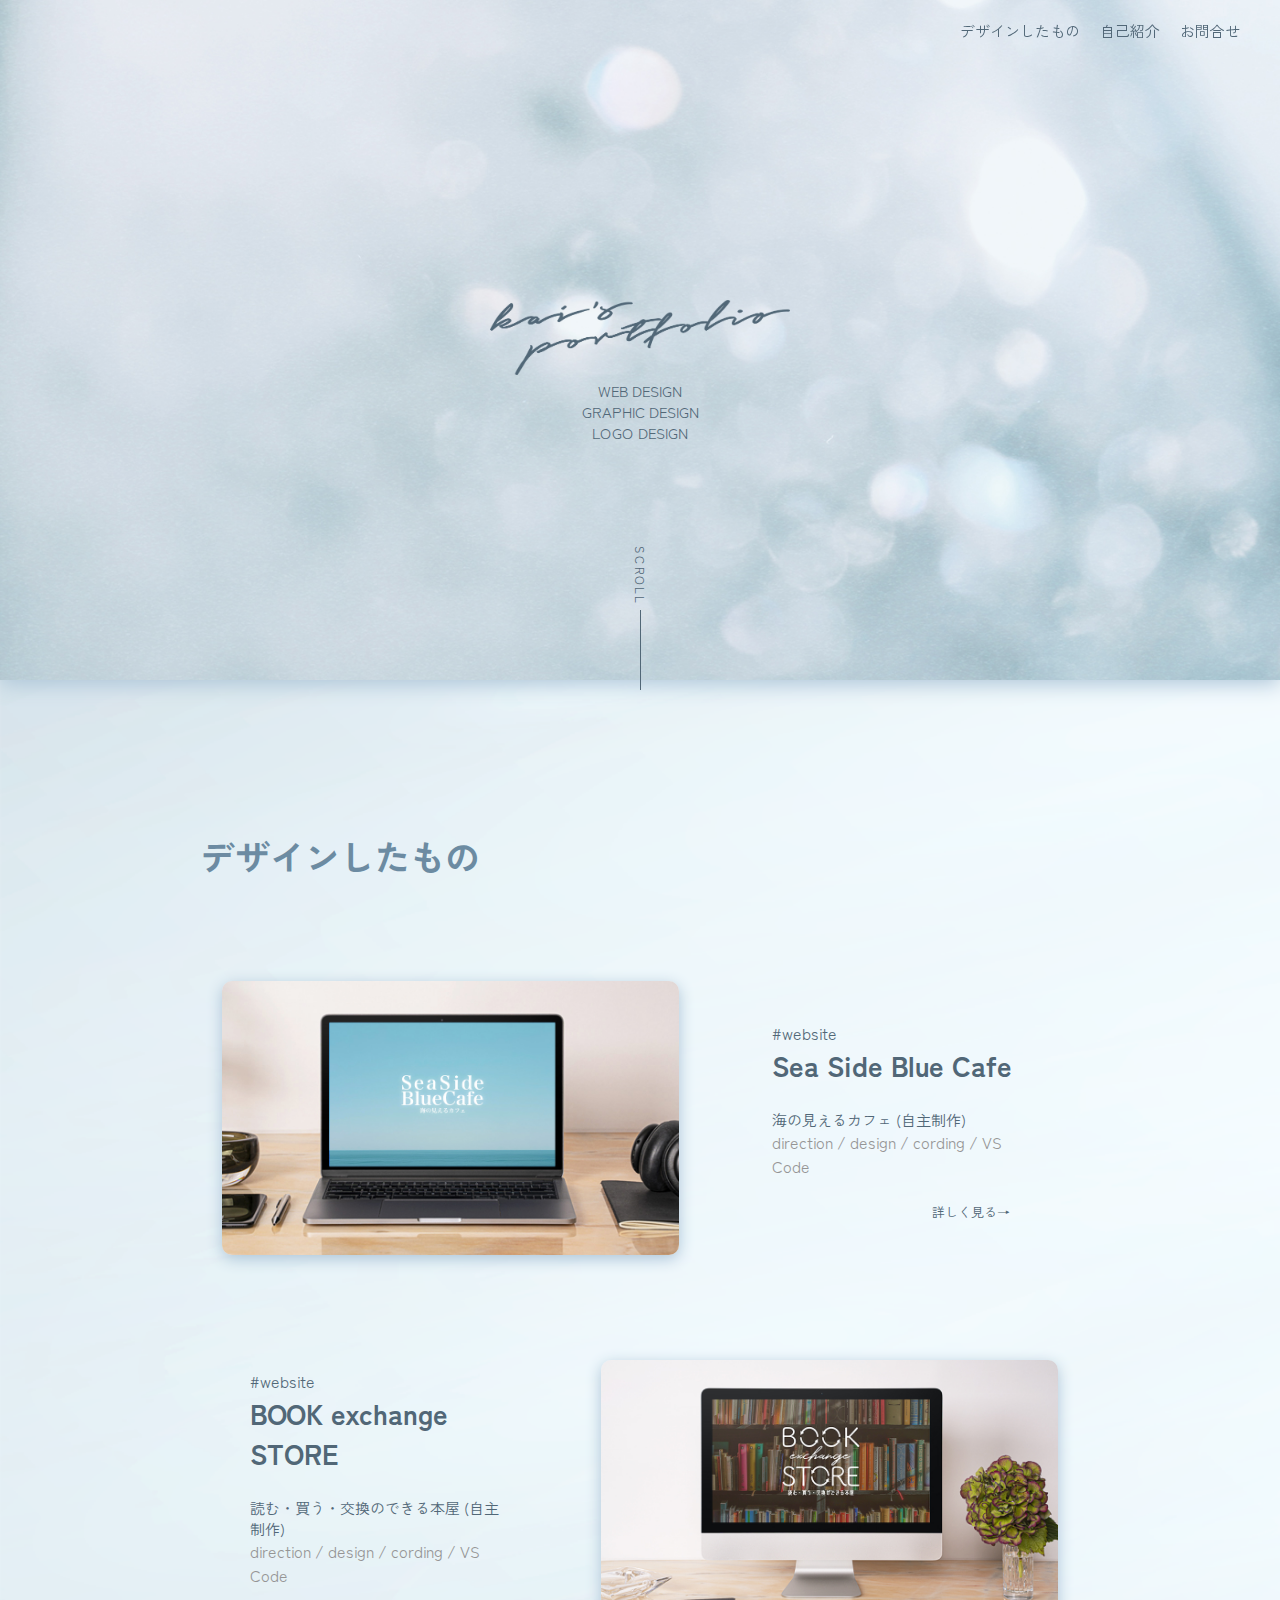
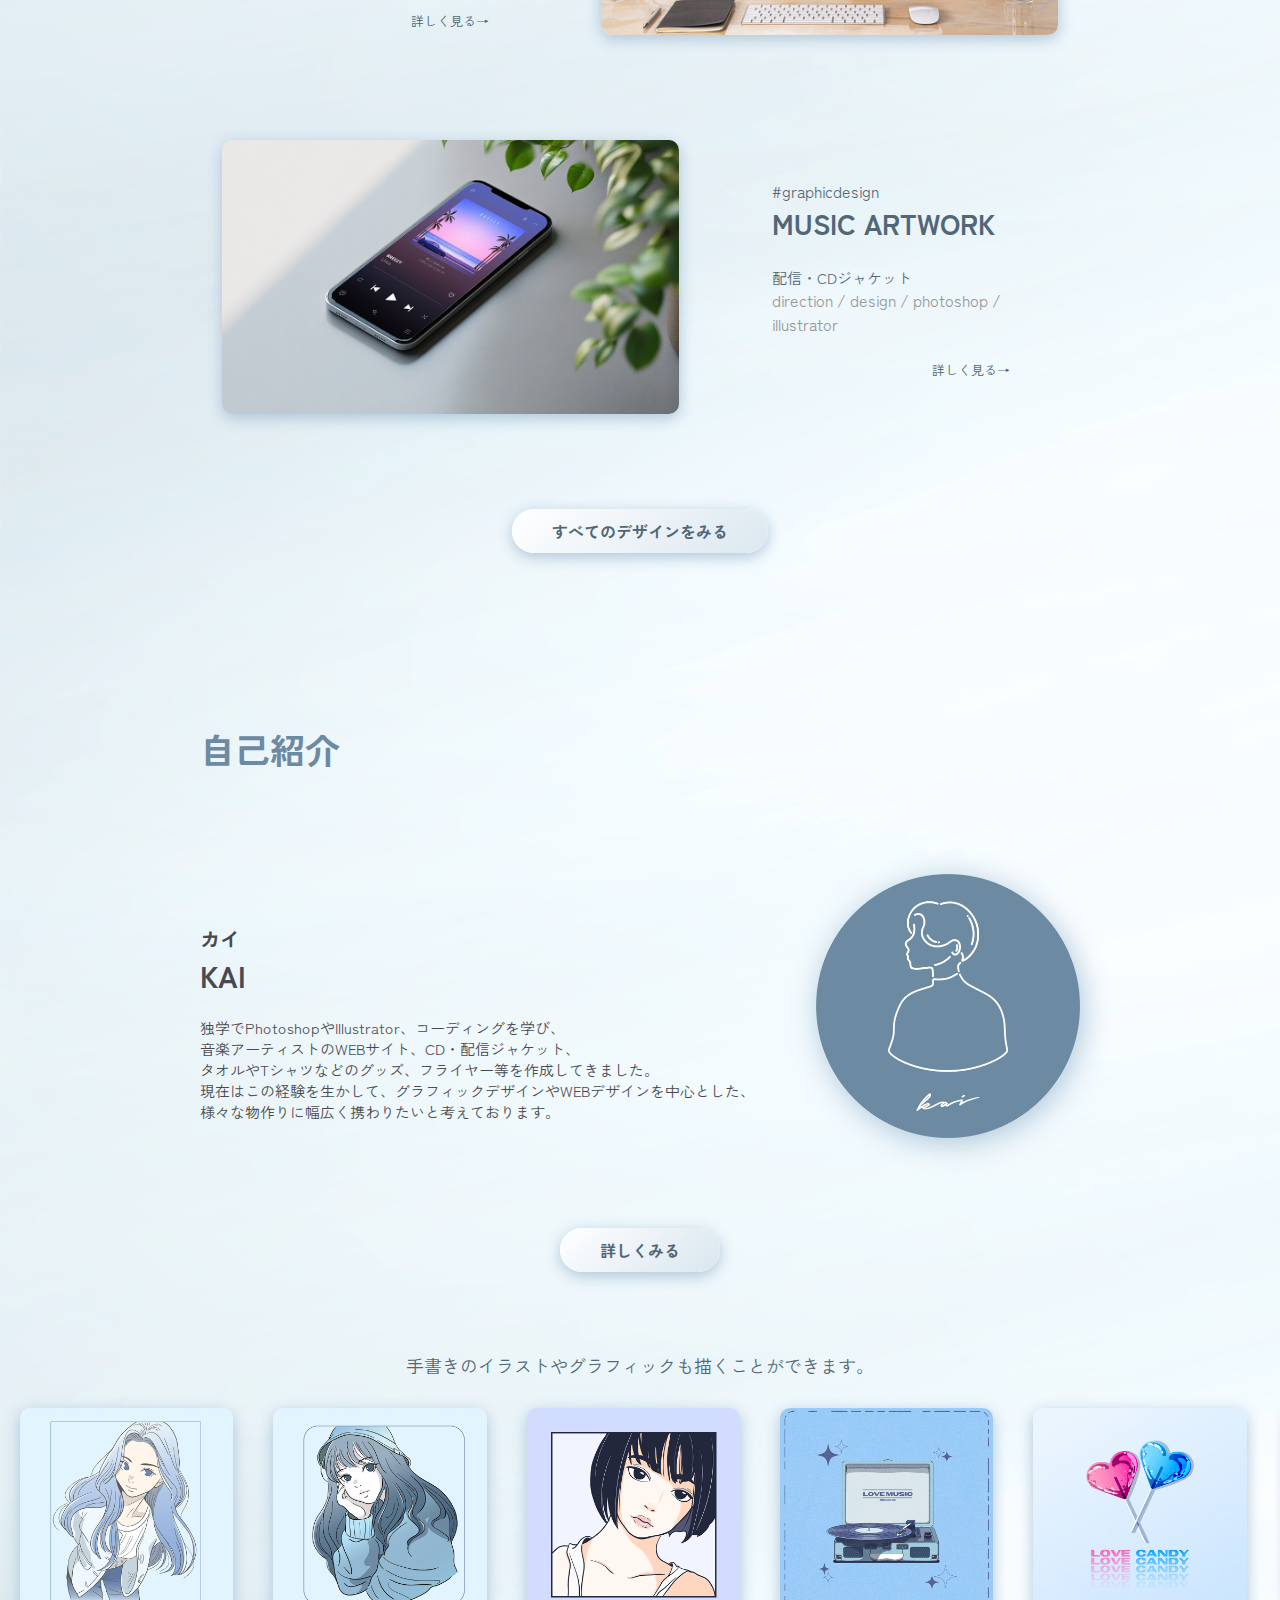
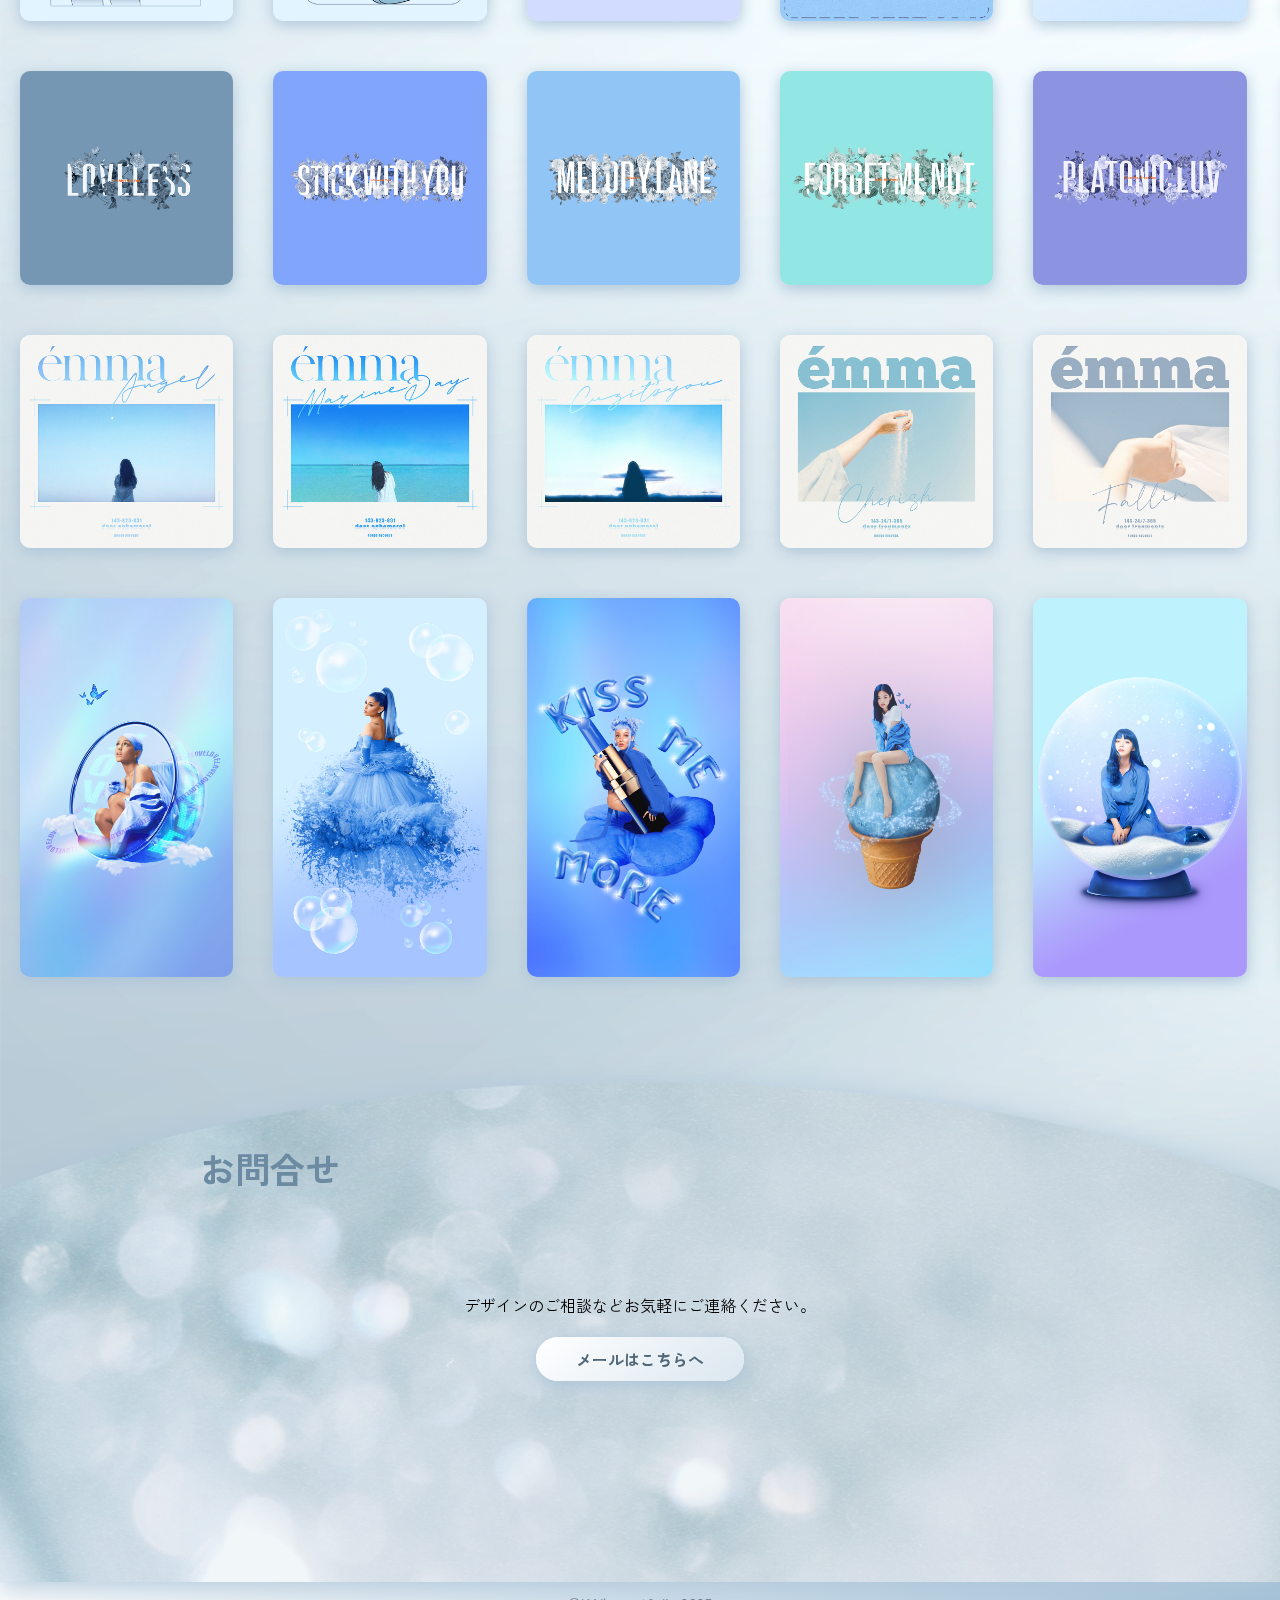
<file: index.html>
<!DOCTYPE html>
<html lang="ja">
  <head>
    <meta charset="UTF-8" />
    <title>KAI's Portfolio</title>
    <meta name="description" content="webデザイン,グラフィックデザイン,web,グラフィック,portfolio,ポートフォリオ,kainakaya" />
    <meta name="keywords" content=“webデザイン,グラフィックデザイン,web,グラフィック,portfolio,ポートフォリオ,kainakaya”>
    <meta http-equiv="X-UA-Compatible" content="IE=edge">
    <meta name="viewport" content="width=device-width, initial-scale=1.0" />
    <title>KAI's Portfolio</title>
    <link rel="stylesheet" href="stylesheet.css">
    <link rel="stylesheet" href="stylesheet.css">
    <link rel="stylesheet" href="responsive.css">

    <link rel="preconnect" href="https://fonts.googleapis.com">
    <link rel="preconnect" href="https://fonts.gstatic.com" crossorigin>
    <link href="https://fonts.googleapis.com/css2?family=Zen+Kaku+Gothic+New:wght@400;500;700&family=Zen+Maru+Gothic&display=swap" rel="stylesheet">
    <link rel="icon" type="image/png" href="image/top/kai_circle.png">
    <link rel="apple-touch-icon" sizes="180x180" type="image/png" href="image/top/kai_sqare.png">


  </head>

  <body>
    <header>
        <div class="header-wrapper">
            <div class="header-container">
                <div class="header-right">
                    <ul>
                        <a href="#scroll-design"><li>デザインしたもの</li></a>
                        <a href="#scroll-about"><li>自己紹介</li></a>
                        <a href="#scroll-contact"><li>お問合せ</li></a>
                    </ul>
                </div>
            </div>
        </div>
    </header>
    <main>
        <div class="main-wrapper">
            <div class="main-container">
                <div class="section-top">
                    <img src="image/top/kais_portfolio.png"> 
                    <p>WEB DESIGN<br>GRAPHIC DESIGN<br>LOGO DESIGN</p>
                </div>
                <div class="scroll_down" id="type01">
                    <a href="#scroll-design">Scroll</a>
                </div>
                <div class="section-design">
                    <h2 class="caption" id="scroll-design">デザインしたもの</h2>
                    
                    <div class="designs">
                        <div class="design">
                            <a href="shesidebluecafe.html"><img src="image/top/top1.jpg">
                            <div class="design-text">
                                <p  class="design-type">#website</p>
                                <h3>Sea Side Blue Cafe</h3>
                                <br>
                                <p class="detail">海の見えるカフェ (自主制作)</p>
                                <p class="direction">direction &sol; design &sol; cording &sol; VS Code</p></a>
                                <br>
                                <a href="shesidebluecafe.html"><p class="design-link">詳しく見る→</p></a>
                            </div>
                        </div>
                    </div>

                    <div class="designs">
                        <div class="design-right">
                            <a href="bookexchangestore.html"><img src="image/top/top2.jpg" class="image-right">
                            <div class="design-text-right">
                                <p  class="design-type">#website</p>
                                <h3>BOOK exchange STORE</h3>
                                <br>
                                <p class="detail">読む・買う・交換のできる本屋 (自主制作)</p>
                                <p class="direction">direction &sol; design &sol; cording &sol; VS Code</p></a>
                                <br>
                                <a href="bookexchangestore.html"><p class="design-link">詳しく見る→</p></a>
                            </div>
                        </div>
                    </div>

                    <div class="designs">
                        <div class="design">
                            <a href="designall.html#musicartwork"><img src="image/top/top3.jpg">
                            <div class="design-text">
                                <p class="design-type">#graphicdesign</p>
                                <h3>MUSIC ARTWORK</h3>
                                <br>
                                <p class="detail">配信・CDジャケット</p>
                                <p class="direction">direction &sol; design &sol; photoshop &sol; illustrator</p></a>
                                <br>
                                <a href="designall.html#music"><p class="design-link">詳しく見る→</p></a>
                            </div>
                        </div>
                    </div> 

                    <a href="designall.html" class="btn design-all">すべてのデザインをみる</a>

                </div>
                <div class="section-about">
                    <h2 class="caption" id="scroll-about">自己紹介</h2>
                    <div class="about-wrapper">
                        <div class="about-container">
                            <div class="about-text">
                                <p class="text-adjustment">カイ</p>
                                <h2>KAI</h2> 
                                <p>
                                独学でPhotoshopやIllustrator、コーディングを学び、<br>
                                音楽アーティストのWEBサイト、CD・配信ジャケット、<br>
                                タオルやTシャツなどのグッズ、フライヤー等を作成してきました。<br>
                                現在はこの経験を生かして、グラフィックデザインやWEBデザインを中心とした、<br>
                                様々な物作りに幅広く携わりたいと考えております。
                                <br>
                               
                                </p>
                            </div>
                            <img src="image/top/kai_about.png"> 
                        </div>
                    </div>
                    <a href="about.html" class="btn about-all">詳しくみる</a>
                </div>
                </div>
                <div>
                    <p class="about-slide">手書きのイラストやグラフィックも描くことができます。</p>
                    <div class="loop-slide">
                        <div>
                            <img src="image/illust/il1.jpg">
                            <img src="image/illust/il2.jpg">
                            <img src="image/illust/il3.jpg">
                            <img src="image/illust/il4.jpg">
                            <img src="image/illust/il5.jpg">
                            <img src="image/illust/il6.jpg">
                            <img src="image/illust/il1.jpg">
                            <img src="image/illust/il2.jpg">
                            <img src="image/illust/il3.jpg">
                            <img src="image/illust/il4.jpg">
                            <img src="image/illust/il5.jpg">
                            <img src="image/illust/il6.jpg">
                        </div>
                    </div>
                    <div class="loop-slide-reverse">
                        <div>
                            <img src="image/themessage/tm1.jpg">
                            <img src="image/themessage/tm2.jpg">
                            <img src="image/themessage/tm3.jpg">
                            <img src="image/themessage/tm4.jpg">
                            <img src="image/themessage/tm5.jpg">
                            <img src="image/themessage/tm6.jpg">
                            <img src="image/themessage/tm1.jpg">
                            <img src="image/themessage/tm2.jpg">
                            <img src="image/themessage/tm3.jpg">
                            <img src="image/themessage/tm4.jpg">
                            <img src="image/themessage/tm5.jpg">
                            <img src="image/themessage/tm6.jpg">
                        </div>
                    </div>
                    <div class="loop-slide">
                        <div>
                            <img src="image/emma/e1.jpg">
                            <img src="image/emma/e2.jpg">
                            <img src="image/emma/e3.jpg">
                            <img src="image/emma/e4.jpg">
                            <img src="image/emma/e5.jpg">
                            <img src="image/emma/e6.jpg">
                            <img src="image/emma/e1.jpg">
                            <img src="image/emma/e2.jpg">
                            <img src="image/emma/e3.jpg">
                            <img src="image/emma/e4.jpg">
                            <img src="image/emma/e5.jpg">
                            <img src="image/emma/e6.jpg">
                        </div>
                    </div>
                    <div class="loop-slide-reverse">
                        <div>
                            <img src="image/maisonblue/b1.jpg">
                            <img src="image/maisonblue/b2.jpg">
                            <img src="image/maisonblue/b3.jpg">
                            <img src="image/maisonblue/b4.jpg">
                            <img src="image/maisonblue/b5.jpg">
                            <img src="image/maisonblue/b6.jpg">
                            <img src="image/maisonblue/b1.jpg">
                            <img src="image/maisonblue/b2.jpg">
                            <img src="image/maisonblue/b3.jpg">
                            <img src="image/maisonblue/b4.jpg">
                            <img src="image/maisonblue/b5.jpg">
                            <img src="image/maisonblue/b6.jpg">
                        </div>
                    </div>
                    </div>
                <div class="section-contact">
                    <h2 class="caption" id="scroll-contact">お問合せ</h2>
                    <div class="contact-wrapper">
                        <div class="contact-container">
                            <p>デザインのご相談などお気軽にご連絡ください。</p>
                            <a href="mailto:kai.rar.0318&#64;gmail.com" class="btn contact">メールはこちらへ</a>
                        </div>
                    </div>
                </div>
            </div>
        </div>
        <button class="js-backToTop">&and;</button>
    </main>
    <footer>
        <div class="footer-wrapper">
            <div class="footer-container">
                <div class="footer-right">
                    <p> &copy;KAI's portfolio 2025</p>
                </div>
            </div>
        </div>
        
    </footer>

    <script type="text/javascript" src="scroll.js"></script>
  </body>


</html>
</file>
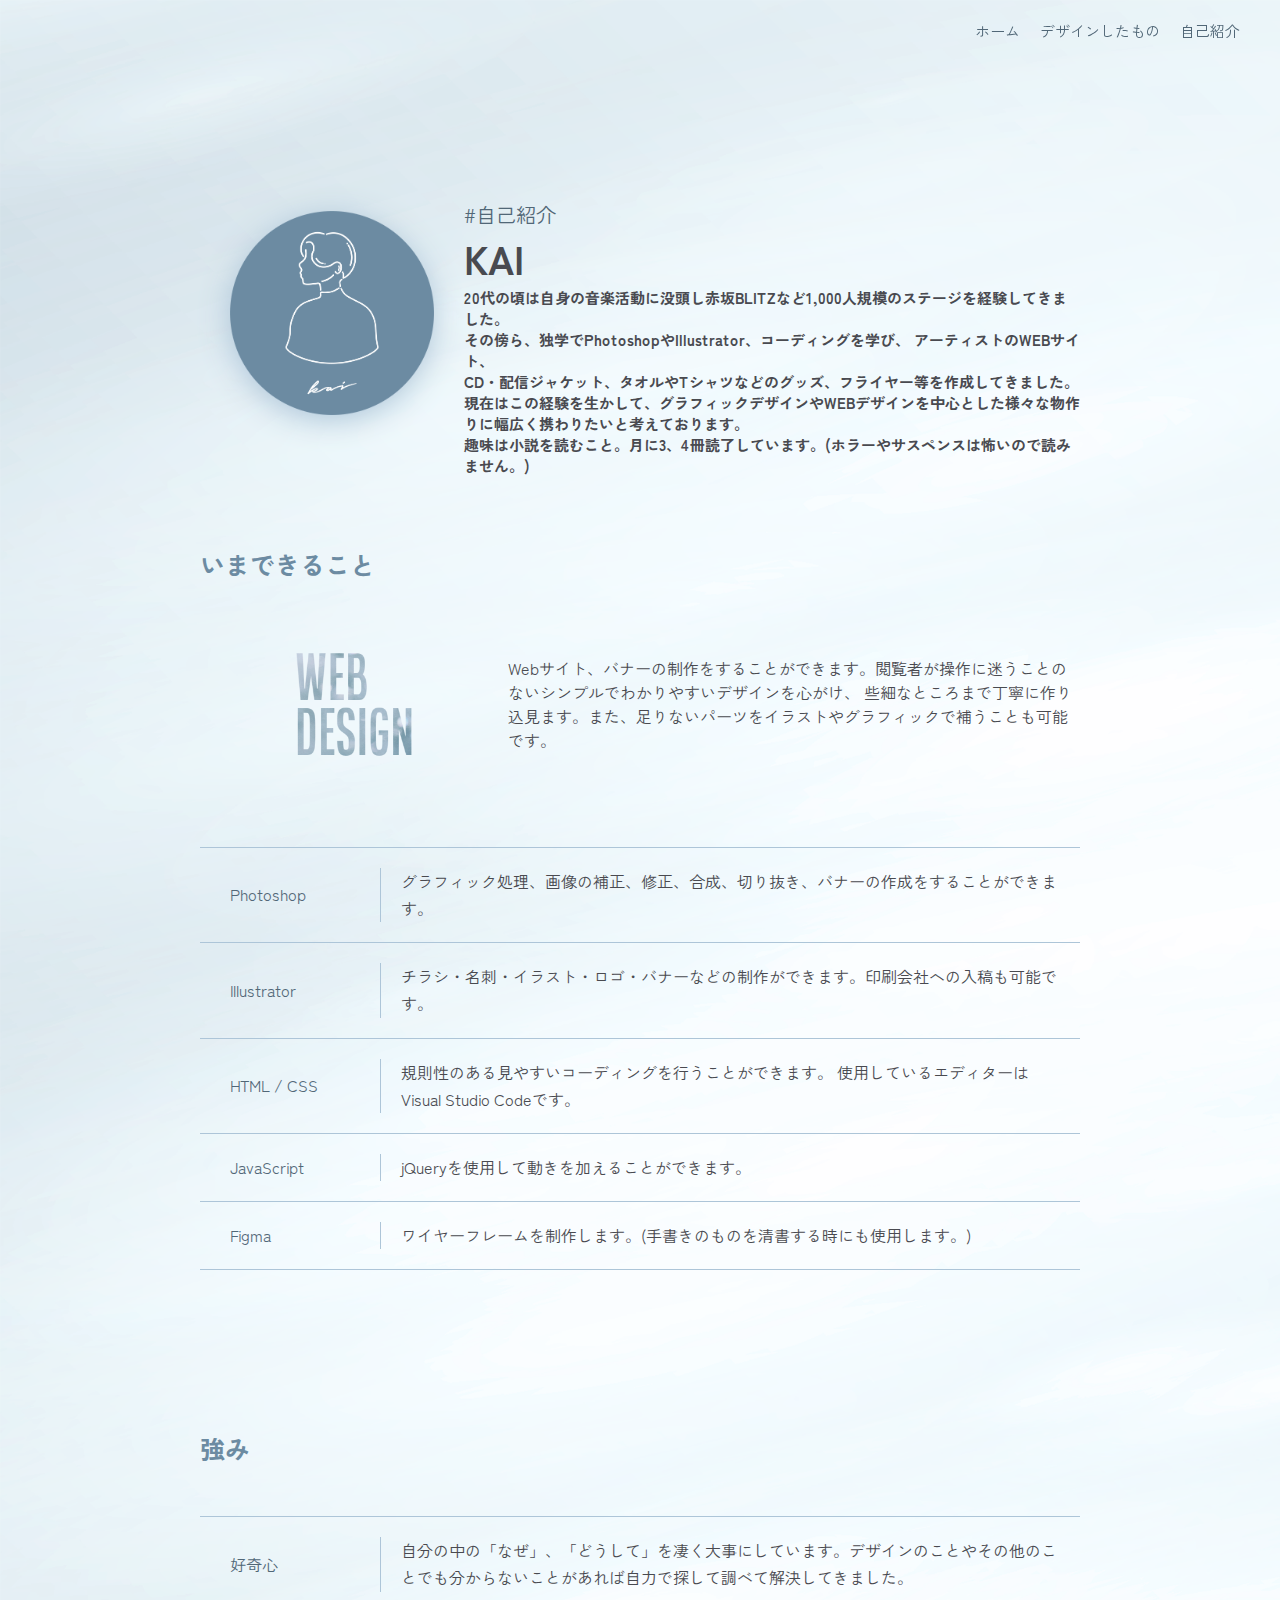
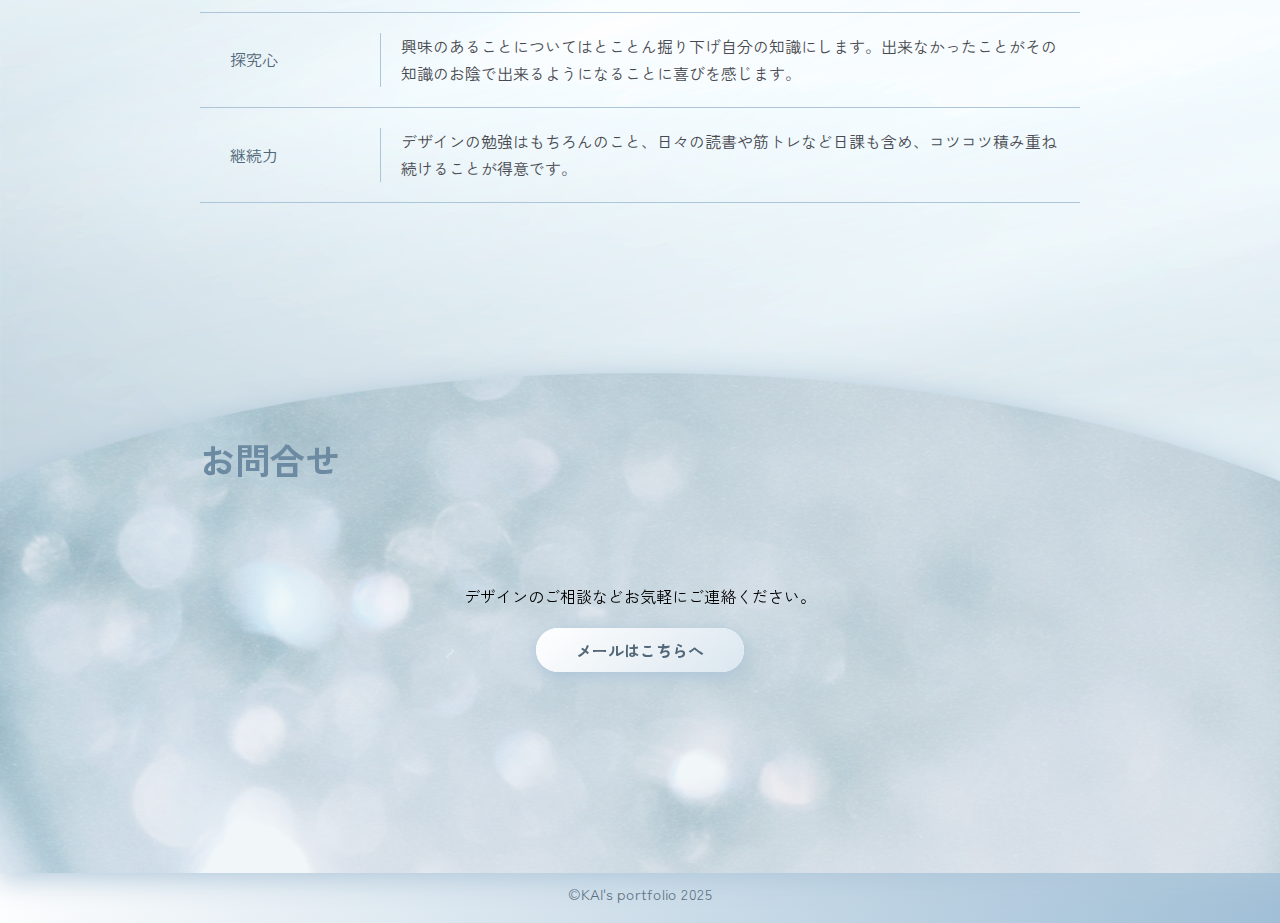
<file: about.html>
<!DOCTYPE html>
<html lang="ja">
  <head>
    <meta charset="UTF-8" />
    <title>KAI's Portfolio</title>
    <meta name="description" content="webデザイン,グラフィックデザイン,web,グラフィック,portfolio,ポートフォリオ,kainakaya" />
    <meta name="keywords" content=“webデザイン,グラフィックデザイン,web,グラフィック,portfolio,ポートフォリオ,kainakaya”>
    <meta http-equiv="X-UA-Compatible" content="IE=edge">
    <meta name="viewport" content="width=device-width, initial-scale=1.0" />
    <title>KAI's Portfolio</title>

    <link rel="stylesheet" href="stylesheet.css">
    <link rel="stylesheet" href="weball.css">
    <link rel="stylesheet" href="responsive.css">

    <link rel="preconnect" href="https://fonts.googleapis.com">
    <link rel="preconnect" href="https://fonts.gstatic.com" crossorigin>
    <link href="https://fonts.googleapis.com/css2?family=Zen+Kaku+Gothic+New:wght@400;500;700&family=Zen+Maru+Gothic&display=swap" rel="stylesheet">

  </head>

  <body>
    <header>
        <div class="header-wrapper">
            <div class="header-container">
                <div class="header-right">
                    <ul>
                        <a href="index.html"><li>ホーム</li></a>
                        <a href="designall.html"><li>デザインしたもの</li></a>
                        <a href="about.html"><li>自己紹介</li></a>
                    </ul>
                </div>
            </div>
        </div>
    </header>
    <main>
        <div class="main-wrapper">
            <div class="main-container">
                <div class="aboutall-tops">
                    <div class="aboutall-top">
                        <div class="top-about">
                            <img src="image/top/kai_about.png" class="aboutimage">
                            <div class="about-text">
                                <p class="web-type">#自己紹介</p>
                                <h3 class="web-name">KAI</h3>
                                <h4>20代の頃は自身の音楽活動に没頭し赤坂BLITZなど1,000人規模のステージを経験してきました。<br>
                                    その傍ら、独学でPhotoshopやIllustrator、コーディングを学び、
                                    アーティストのWEBサイト、<br>
                                    CD・配信ジャケット、タオルやTシャツなどのグッズ、フライヤー等を作成してきました。<br>
                                    現在はこの経験を生かして、グラフィックデザインやWEBデザインを中心とした様々な物作りに幅広く携わりたいと考えております。<br>
                                    趣味は小説を読むこと。月に3、4冊読了しています。(ホラーやサスペンスは怖いので読みません。)
                                </h4>
                            </div>
                        </div>
                    </div>
                 </div>
                <div class="weball-middle">

                    <div class="about-infos">
                        <div class="about-info">
                            <h2 class="design-caption">いまできること</h2>

                                <div class="about-skills">
                                    <div class="about-skill">
                                        <img src="image/about/web.png">
                                        <p>Webサイト、バナーの制作をすることができます。閲覧者が操作に迷うことのないシンプルでわかりやすいデザインを心がけ、 
                                            些細なところまで丁寧に作り込見ます。また、足りないパーツをイラストやグラフィックで補うことも可能です。</p>
                                    </div>
                                </div>
                                <table>
                                    <tbody>
                                      <tr>
                                        <td>Photoshop</td>
                                        <td><span class="border">グラフィック処理、画像の補正、修正、合成、切り抜き、バナーの作成をすることができます。</span></td>
                                      </tr>
                                      <tr>
                                        <td>Illustrator</td>
                                        <td><span class="border">チラシ・名刺・イラスト・ロゴ・バナーなどの制作ができます。印刷会社への入稿も可能です。</span></td>
                                      </tr>
                                      <tr>
                                        <td>HTML / CSS</td>
                                        <td><span class="border">規則性のある見やすいコーディングを行うことができます。
                                            使用しているエディターはVisual Studio Codeです。
                                            </span></td>
                                      </tr>
                                      <tr>
                                        <td>JavaScript</td>
                                        <td><span class="border">
                                            jQueryを使用して動きを加えることができます。
                                        </span></td>
                                      </tr>
                                      <tr>
                                        <td>Figma</td>
                                        <td><span class="border">
                                            <p>ワイヤーフレームを制作します。(手書きのものを清書する時にも使用します。)
                                            </p>
                                        </span></td>
                                      </tr>
                                    </tbody>
                                  </table>
                                </div>  
                            </div>
                        </div>
                    </div>
                    </div>
                    <div class="about-writing">
                       <div class="about-writing-info">
                        <h2 class="design-caption">強み</h2>

                        <div class="about-writting-forte">
                            <table>
                                <tbody>
                                  <tr>
                                    <td>好奇心</td>
                                    <td><span class="border">自分の中の「なぜ」、「どうして」を凄く大事にしています。デザインのことやその他のことでも分からないことがあれば自力で探して調べて解決してきました。</span></td>
                                  </tr>
                                  <tr>
                                    <td>探究心</td>
                                    <td><span class="border">興味のあることについてはとことん掘り下げ自分の知識にします。出来なかったことがその知識のお陰で出来るようになることに喜びを感じます。</span></td>
                                  </tr>
                                  <tr>
                                    <td>継続力</td>
                                    <td><span class="border">デザインの勉強はもちろんのこと、日々の読書や筋トレなど日課も含め、コツコツ積み重ね続けることが得意です。</span></td>
                                  </tr>
                                </tbody>
                              </table>
                        </div>

                    </div>
                </div>
                <div class="section-contact">
                    <h2 class="caption" id="scroll-contact">お問合せ</h2>
                    <div class="contact-wrapper">
                        <div class="contact-container">
                            <p>デザインのご相談などお気軽にご連絡ください。</p>
                            <a href="mailto:kai.rar.0318&#64;gmail.com" class="btn contact">メールはこちらへ</a>
                        </div>
                    </div>
                </div>
            </div>
        </div>
        <button class="js-backToTop">&and;</button>
    </main>
    <footer>
        <div class="footer-wrapper">
            <div class="footer-container">
                <div class="footer-right">
                    <p> &copy;KAI's portfolio 2025</p>
                </div>
            </div>
        </div>
        
    </footer>

    <script type="text/javascript" src="scroll.js"></script>
  </body>


</html>
</file>
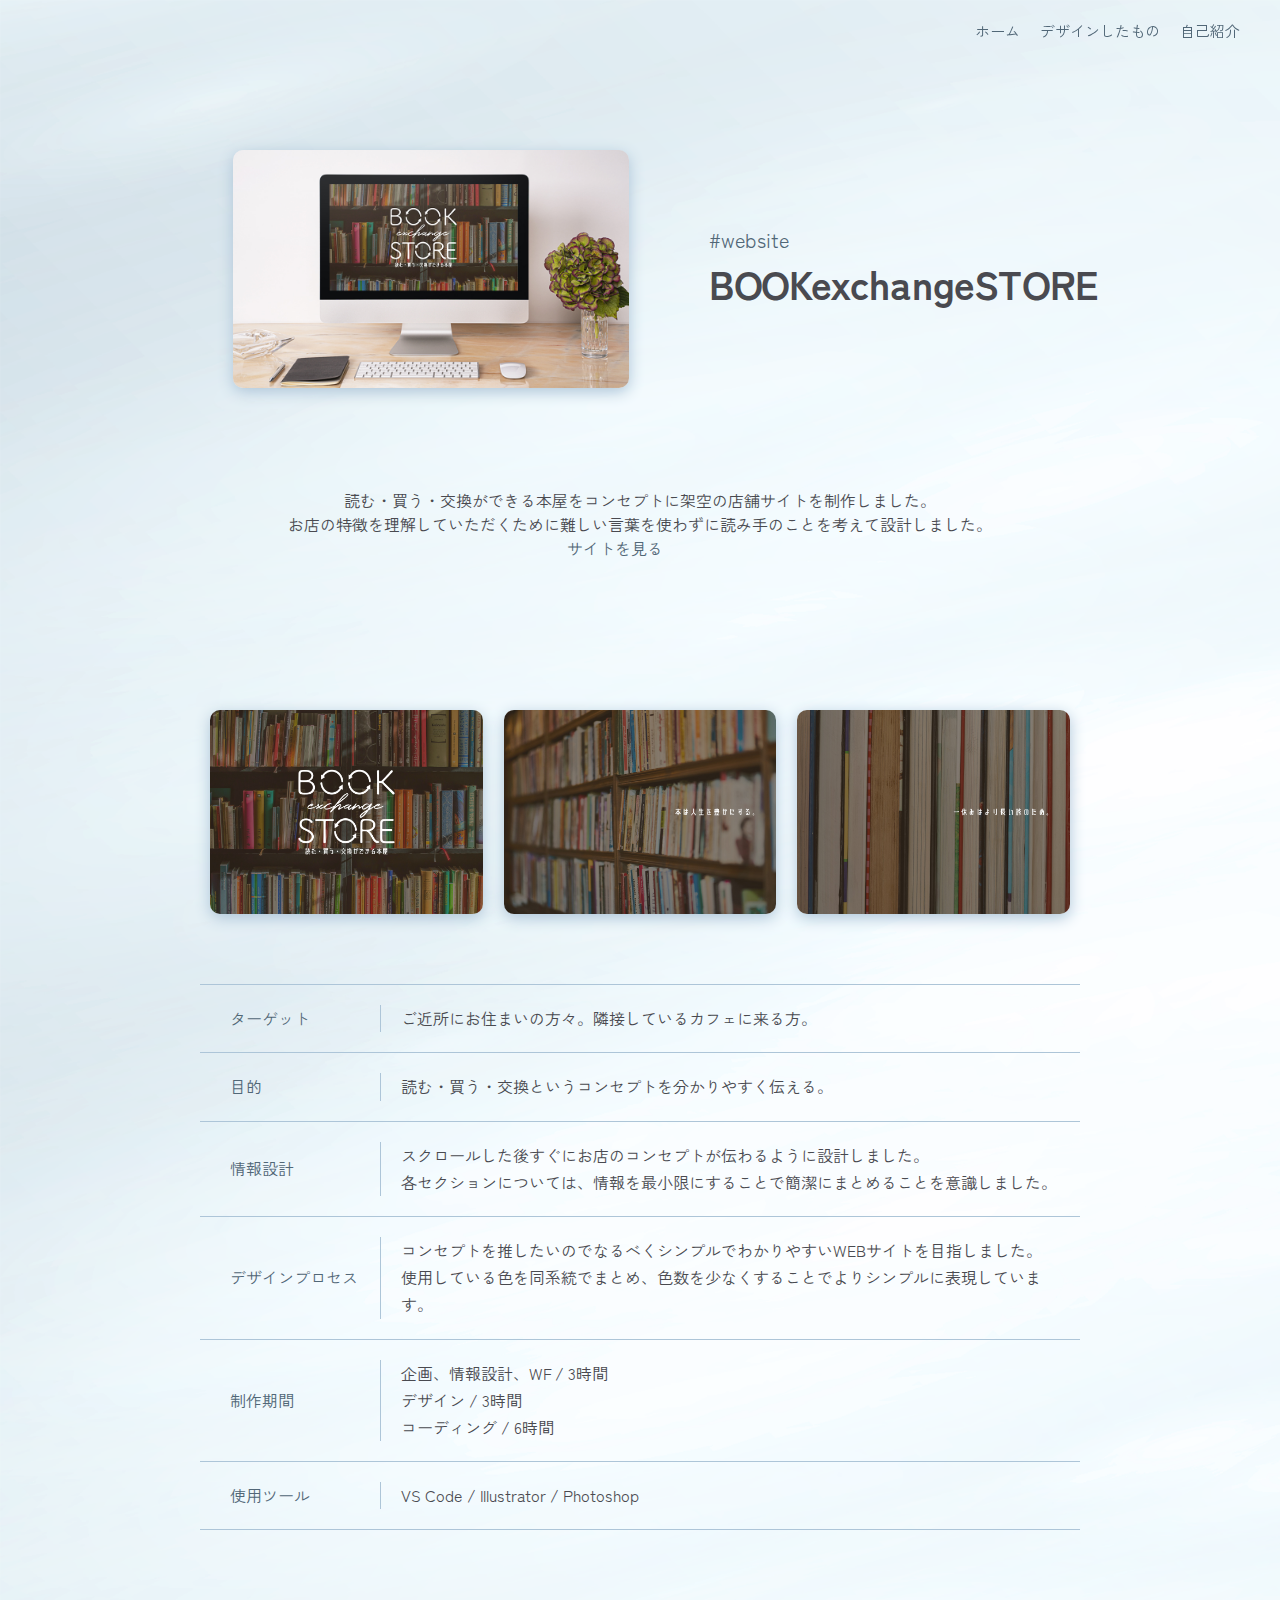
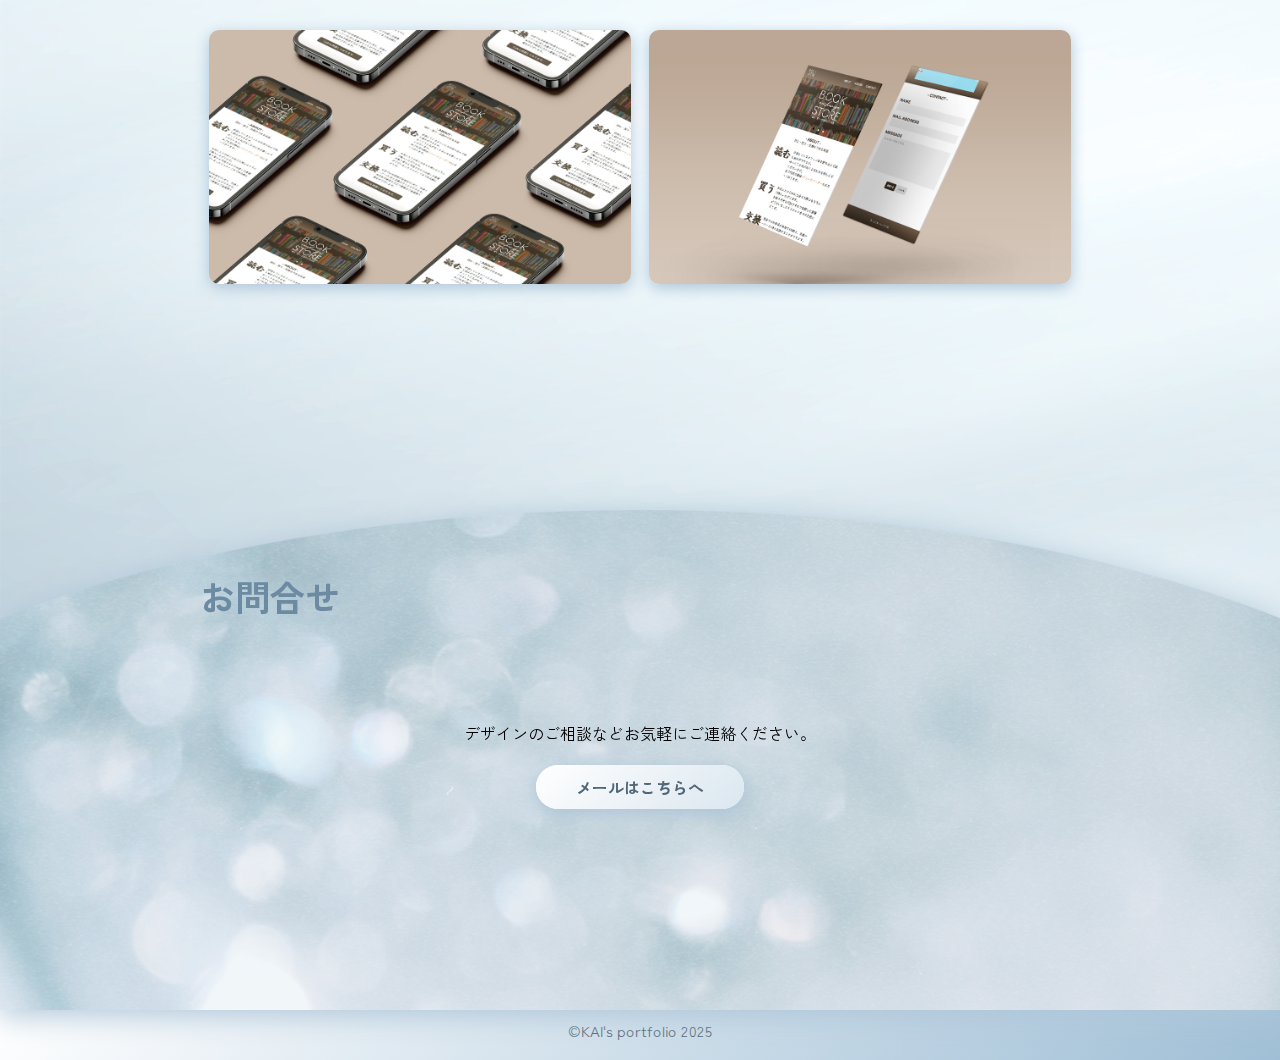
<file: bookexchangestore.html>
<!DOCTYPE html>
<html lang="ja">
  <head>
    <meta charset="UTF-8" />
    <title>KAI's Portfolio</title>
    <meta name="description" content="webデザイン,グラフィックデザイン,web,グラフィック,portfolio,ポートフォリオ,kainakaya" />
    <meta name="keywords" content=“webデザイン,グラフィックデザイン,web,グラフィック,portfolio,ポートフォリオ,kainakaya”>
    <meta http-equiv="X-UA-Compatible" content="IE=edge">
    <meta name="viewport" content="width=device-width, initial-scale=1.0" />
    <title>KAI's Portfolio</title>

    <link rel="stylesheet" href="stylesheet.css">
    <link rel="stylesheet" href="weball.css">
    <link rel="stylesheet" href="responsive.css">

    <link rel="preconnect" href="https://fonts.googleapis.com">
    <link rel="preconnect" href="https://fonts.gstatic.com" crossorigin>
    <link href="https://fonts.googleapis.com/css2?family=Zen+Kaku+Gothic+New:wght@400;500;700&family=Zen+Maru+Gothic&display=swap" rel="stylesheet">

  </head>

  <body>
    <header>
        <div class="header-wrapper">
            <div class="header-container">
                <div class="header-right">
                    <ul>
                        <a href="index.html"><li>ホーム</li></a>
                        <a href="designall.html"><li>デザインしたもの</li></a>
                        <a href="about.html"><li>自己紹介</li></a>
                    </ul>
                </div>
            </div>
        </div>
    </header>
    <main>
        <div class="main-wrapper">
            <div class="main-container">

                <div class="weball-tops">
                    <div class="weball-top">
                        <div class="top-info">
                            <img src="image/top/top2.jpg">
                            <div class="web-text">
                                <p class="web-type">#website</p>
                                <h3 class="web-name">BOOKexchangeSTORE</h3>
                            </div>
                            
                        </div>
                    </div>
                    <div class="weball-info">
                    <p class="weball-caption">
                        読む・買う・交換ができる本屋をコンセプトに架空の店舗サイトを制作しました。<br>
                        お店の特徴を理解していただくために難しい言葉を使わずに読み手のことを考えて設計しました。
                    </p>
                    <a href="https://kainakaya.com/bookexchangestore.github.io/" class="weball-site">サイトを見る</a>
                    </div>
                </div>

                <div class="weball-middle">
                    <div class="middle-images">
                        <div class="middle-image">
                            <img src="image/bookexchangestore/top1_res.jpg">
                            <img src="image/bookexchangestore/top2_res.jpg">
                            <img src="image/bookexchangestore/top3_res.jpg">
                        </div>
                    
                    </div>
                    <div class="middle-writing">
                       <div class="middle-writing-info">
                        <table>
                            <tbody>
                              <tr>
                                <td>ターゲット</td>
                                <td><span class="border">ご近所にお住まいの方々。隣接しているカフェに来る方。</span></td>
                              </tr>
                              <tr>
                                <td>目的</td>
                                <td><span class="border">読む・買う・交換というコンセプトを分かりやすく伝える。</span></td>
                              </tr>
                              <tr>
                                <td>情報設計</td>
                                <td><span class="border">スクロールした後すぐにお店のコンセプトが伝わるように設計しました。<br>
                                    各セクションについては、情報を最小限にすることで簡潔にまとめることを意識しました。</span></td>
                              </tr>
                              <tr>
                                <td>デザインプロセス</td>
                                <td><span class="border">コンセプトを推したいのでなるべくシンプルでわかりやすいWEBサイトを目指しました。<br>
                                    使用している色を同系統でまとめ、色数を少なくすることでよりシンプルに表現しています。    
                                </span></td>
                              </tr>
                              <tr>
                                <td>制作期間</td>
                                <td><span class="border">
                                    <p>
                                        企画、情報設計、WF &sol; 3時間<br>
                                        デザイン &sol; 3時間<br>
                                        コーディング &sol; 6時間<br>
                                    </p>
                                </span></td>
                              </tr>
                              <tr>
                                <td>使用ツール</td>
                                <td><span class="border">
                                    VS Code &sol; Illustrator &sol; Photoshop
                                </span></td>
                              </tr>
                            </tbody>
                          </table>
                        </div>  
                    </div>
                </div>


                <div class="weball-last">
                    <div class="last-images">
                        <div class="last-image">
                            <img src="image/bookexchangestore/bes_image1.jpg">
                            <img src="image/bookexchangestore/bes_image2.jpg"> 
                        </div>
                    </div>
                </div>
                
                
                <div class="section-contact">
                    <h2 class="caption" id="scroll-contact">お問合せ</h2>
                    <div class="contact-wrapper">
                        <div class="contact-container">
                            <p>デザインのご相談などお気軽にご連絡ください。</p>
                            <a href="mailto:kai.rar.0318&#64;gmail.com" class="btn contact">メールはこちらへ</a>
                        </div>
                    </div>
                </div>
            </div>
        </div>
        <button class="js-backToTop">&and;</button>
    </main>
    <footer>
        <div class="footer-wrapper">
            <div class="footer-container">
                <div class="footer-right">
                    <p> &copy;KAI's portfolio 2025</p>
                </div>
            </div>
        </div>
        
    </footer>

    <script type="text/javascript" src="scroll.js"></script>
  </body>


</html>
</file>
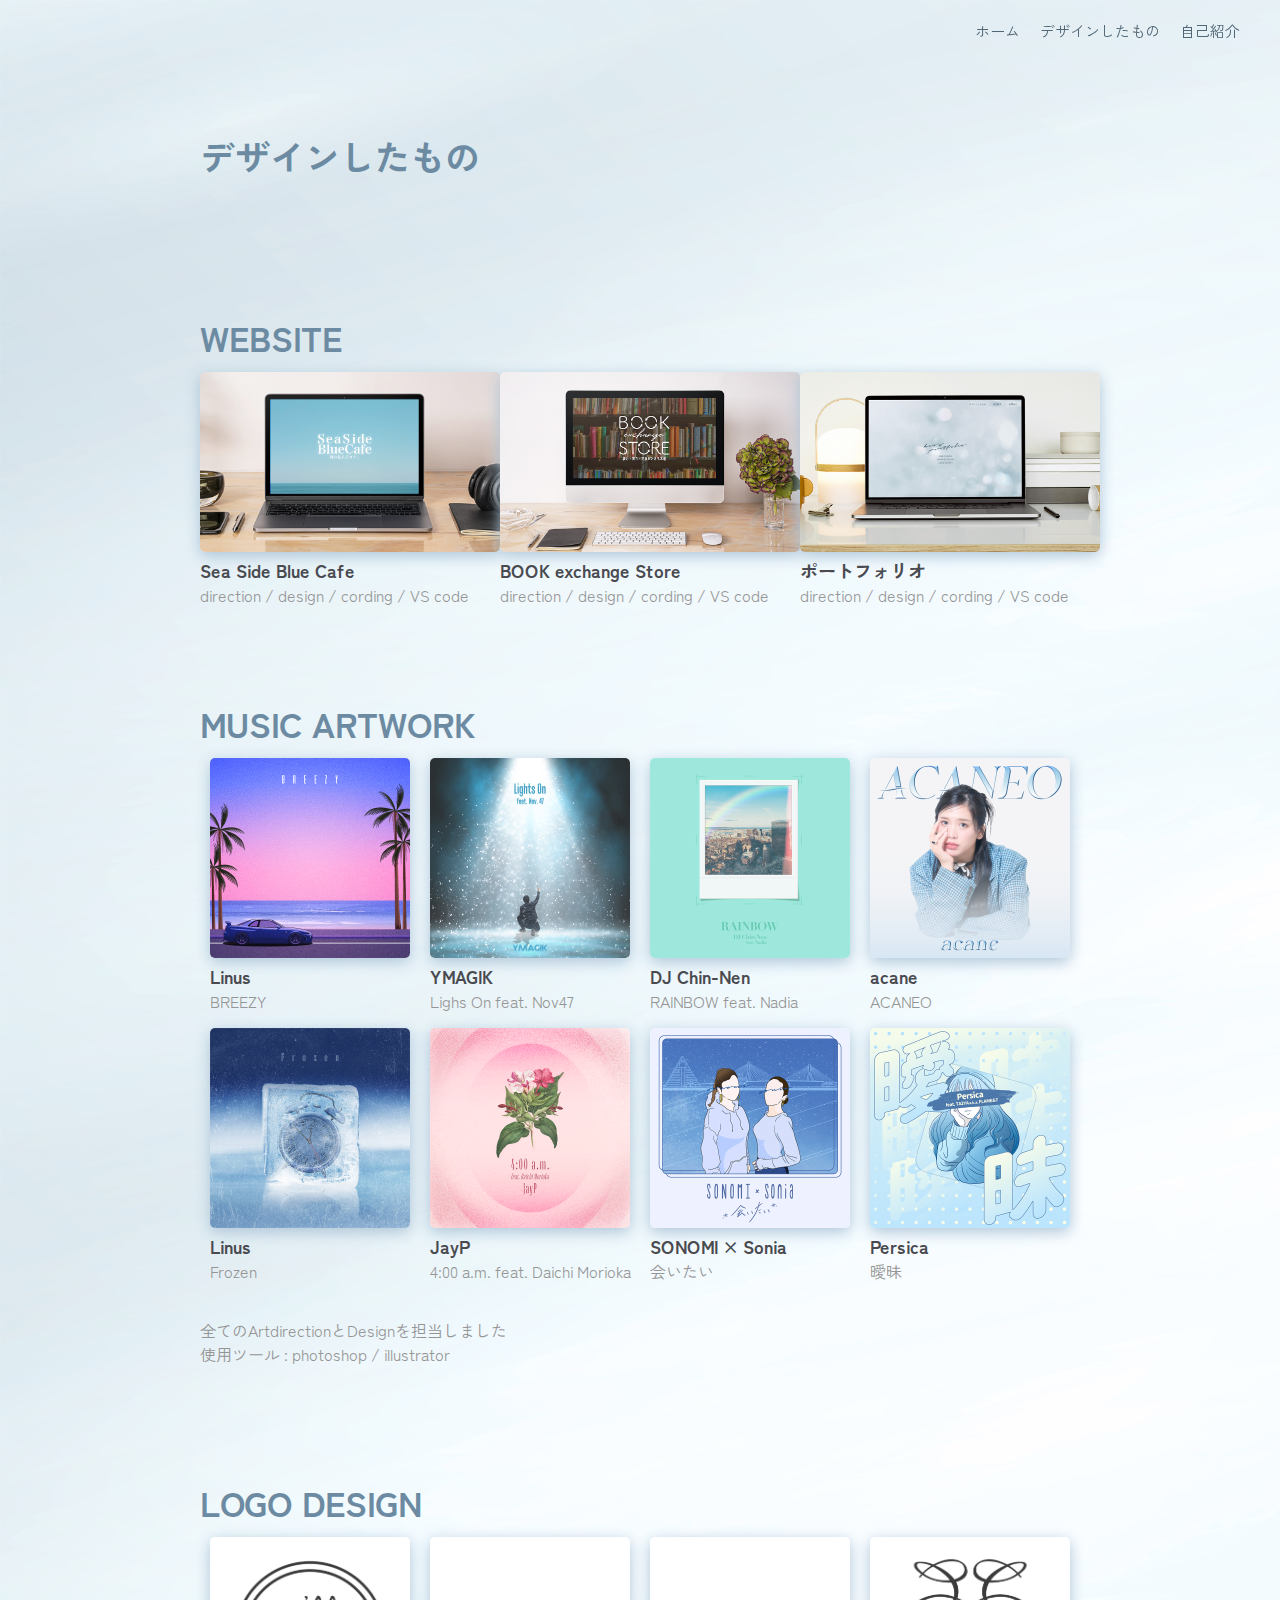
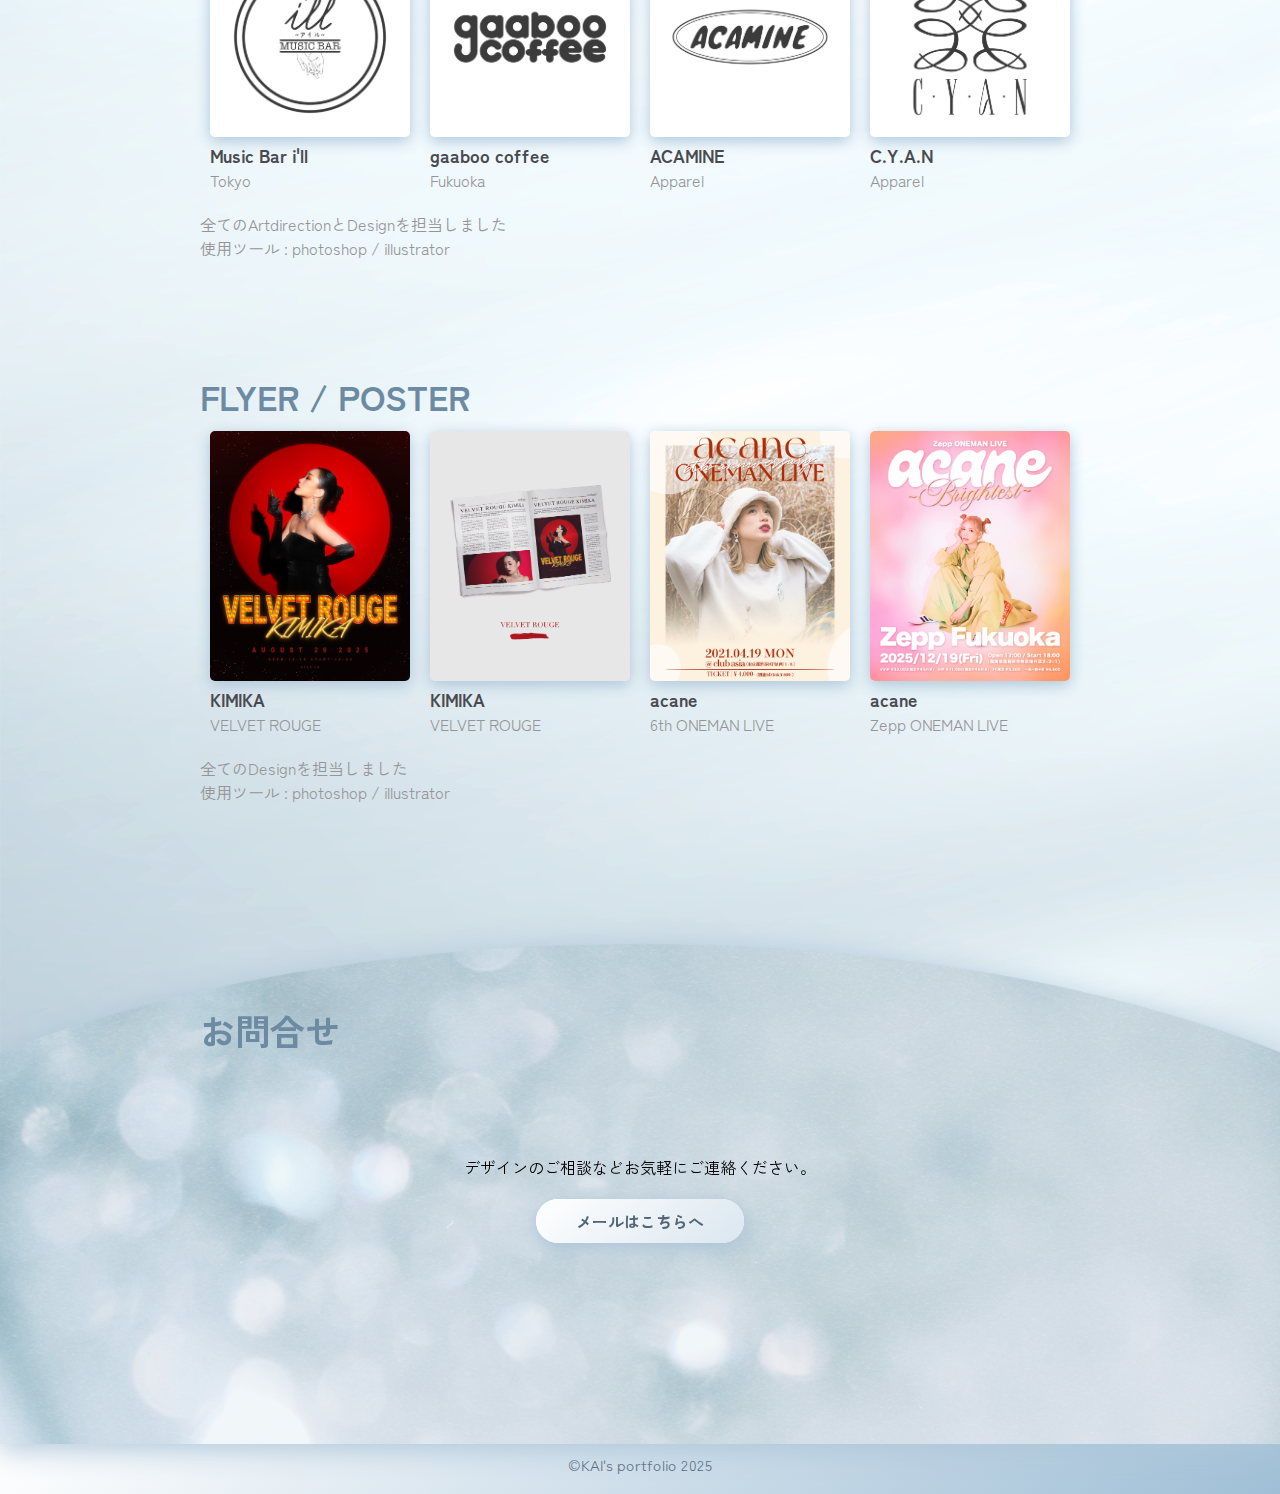
<file: designall.html>
<!DOCTYPE html>
<html lang="ja">
  <head>
    <meta charset="UTF-8" />
    <title>KAI's Portfolio</title>
    <meta name="description" content="webデザイン,グラフィックデザイン,web,グラフィック,portfolio,ポートフォリオ,kainakaya" />
    <meta name="keywords" content=“webデザイン,グラフィックデザイン,web,グラフィック,portfolio,ポートフォリオ,kainakaya”>
    <meta http-equiv="X-UA-Compatible" content="IE=edge">
    <meta name="viewport" content="width=device-width, initial-scale=1.0" />
    <title>KAI's Portfolio</title>

    <link rel="stylesheet" href="stylesheet.css">
    <link rel="stylesheet" href="weball.css">
    <link rel="stylesheet" href="responsive.css">

    <link rel="preconnect" href="https://fonts.googleapis.com">
    <link rel="preconnect" href="https://fonts.gstatic.com" crossorigin>
    <link href="https://fonts.googleapis.com/css2?family=Zen+Kaku+Gothic+New:wght@400;500;700&family=Zen+Maru+Gothic&display=swap" rel="stylesheet">

  </head>
  <body>
    <header>
        <div class="header-wrapper">
            <div class="header-container">
                <div class="header-right">
                    <ul>
                        <a href="index.html"><li>ホーム</li></a>
                        <a href="designall.html"><li>デザインしたもの</li></a>
                        <a href="about.html"><li>自己紹介</li></a>
                    </ul>
                </div>
            </div>
        </div>
    </header>
    <main>
        <div class="main-wrapper">
            <div class="main-container">
                <div class="website-all-title">
                    <h2 class="section-title-top">デザインしたもの</h2>
                </div>

                <div class="website-all-warapper">
                    <div class="website-all-container">
                        <h2 class="section-title">WEBSITE</h2>
                        <div class="website-area">
                            
                            <div class="websites">
                                <a href="shesidebluecafe.html">
                                    <div class="website">
                                    <img src="image/top/top1.jpg">
                                    <h3 class="design-name">Sea Side Blue Cafe</h3>
                                    <p class="design-tool">direction &sol; design &sol; cording &sol; VS code</p>   
                                    </div>
                                </a>
                            </div>
                            <div class="websites">
                                <a href="bookexchangestore.html">
                                    <div class="website">
                                    <img src="image/top/top2.jpg">
                                    <h3 class="design-name">BOOK exchange Store</h3>
                                    <p class="design-tool">direction &sol; design &sol; cording &sol; VS code</p>
                                    </div>
                                </a>
                            </div>
                            <div class="websites">
                                <a href="portfolio.html">
                                    <div class="website">
                                    <img src="image/top/top4.jpg">
                                  <h3 class="design-name">ポートフォリオ</h3>
                                  <p class="design-tool">direction &sol; design &sol; cording &sol; VS code</p>
                                    </div>
                                </a>
                            </div>
                        </div>
                    </div>
                </div>

                <div class="ma-all-warapper">
                    <div class="ma-all-container">
                        <h2 class="section-title" id="musicartwork">MUSIC ARTWORK</h2>
                        <div class="ma-area">
                        <div class="mas">
                            <div class="ma">
                                <img src="image/musicartwork/m1.jpg">
                                <h3 class="design-name">Linus</h3>
                                <p class="design-tool">BREEZY</p>
                            </div>
                        </div>
                        <div class="mas">
                            <div class="ma">
                                <img src="image/musicartwork/m2.jpg">
                                <h3 class="design-name">YMAGIK</h3>
                                <p class="design-tool">Lighs On feat. Nov47</p>
                            </div>
                        </div>
                        <div class="mas">
                            <div class="ma">
                                <img src="image/musicartwork/m3.jpg">
                                <h3 class="design-name">DJ Chin-Nen</h3>
                                <p class="design-tool">RAINBOW feat. Nadia</p>
                            </div>
                        </div>
                        <div class="mas">
                            <div class="ma">
                                <img src="image/musicartwork/m4.jpg">
                                <h3 class="design-name">acane</h3>
                                <p class="design-tool">ACANEO</p>
                            </div>
                        </div>
                        </div>
                        <div class="ma-area">
                            <div class="mas">
                                <div class="ma">
                                    <img src="image/musicartwork/m5.jpg">
                                    <h3 class="design-name">Linus</h3>
                                    <p class="design-tool">Frozen</p>
                                </div>
                            </div>
                            <div class="mas">
                                <div class="ma">
                                    <img src="image/musicartwork/m6.jpg">
                                    <h3 class="design-name">JayP</h3>
                                    <p class="design-tool">4:00 a.m. feat. Daichi Morioka</p>
                                </div>
                            </div>
                            <div class="mas">
                                <div class="ma">
                                    <img src="image/musicartwork/m7.jpg">
                                    <h3 class="design-name">SONOMI &times; Sonia</h3>
                                    <p class="design-tool">会いたい</p>
                                </div>
                            </div>
                            <div class="mas">
                                <div class="ma">
                                    <img src="image/musicartwork/m8.jpg">
                                    <h3 class="design-name">Persica</h3>
                                    <p class="design-tool">曖昧</p>
                                </div>
                            </div>
                            </div>
                            <p class="design-info">全てのArtdirectionとDesignを担当しました<br>
                                使用ツール &colon; photoshop &sol; illustrator</p>
                    </div>
                </div>

                <div class="logo-all-warapper">
                    <div class="logo-all-container">
                        <h2 class="section-title">LOGO DESIGN</h2>
                        <div class="logo-area">
                            <div class="logos">
                                <div class="logo">
                                    <img src="image/logodesign/logo1.jpg">
                                    <h3 class="design-name">Music Bar i'll</h3>
                                    <p class="design-tool">Tokyo</p>
                                </div>
                            </div>
                            <div class="logos">
                                <div class="logo">
                                    <img src="image/logodesign/logo2.jpg">
                                    <h3 class="design-name">gaaboo coffee</h3>
                                    <p class="design-tool">Fukuoka</p>
                                </div>
                            </div>
                            <div class="logos">
                                <div class="logo">
                                    <img src="image/logodesign/logo3.jpg">
                                    <h3 class="design-name">ACAMINE</h3>
                                    <p class="design-tool">Apparel</p>
                                </div>
                            </div>
                            <div class="logos">
                                <div class="logo">
                                    <img src="image/logodesign/logo4.jpg">
                                    <h3 class="design-name">C.Y.A.N</h3>
                                    <p class="design-tool">Apparel</p>
                                </div>
                            </div>
                        </div>
                            <p class="design-info">全てのArtdirectionとDesignを担当しました<br>
                                使用ツール &colon; photoshop &sol; illustrator</p>
                    </div>
                </div>
                <div class="logo-all-warapper">
                    <div class="logo-all-container">
                        <h2 class="section-title">FLYER / POSTER</h2>
                        <div class="logo-area">
                            <div class="logos">
                                <div class="logo">
                                    <img src="image/infographic/in1.png">
                                    <h3 class="design-name">KIMIKA</h3>
                                    <p class="design-tool">VELVET ROUGE</p>
                                </div>
                            </div>
                            <div class="logos">
                                <div class="logo">
                                    <img src="image/infographic/in2.png">
                                    <h3 class="design-name">KIMIKA</h3>
                                    <p class="design-tool">VELVET ROUGE</p>
                                </div>
                            </div>
                            <div class="logos">
                                <div class="logo">
                                    <img src="image/infographic/in3.png">
                                    <h3 class="design-name">acane</h3>
                                    <p class="design-tool">6th ONEMAN LIVE</p>
                                </div>
                            </div>
                            <div class="logos">
                                <div class="logo">
                                    <img src="image/infographic/in4.png">
                                    <h3 class="design-name">acane</h3>
                                    <p class="design-tool">Zepp ONEMAN LIVE</p>
                                </div>
                            </div>
                        </div>
                            <p class="design-info">全てのDesignを担当しました<br>
                                使用ツール &colon; photoshop &sol; illustrator</p>
                    </div>
                </div>
                
                <div class="section-contact">
                    <h2 class="caption" id="scroll-contact">お問合せ</h2>
                    <div class="contact-wrapper">
                        <div class="contact-container">
                            <p>デザインのご相談などお気軽にご連絡ください。</p>
                            <a href="mailto:kai.rar.0318&#64;gmail.com" class="btn contact">メールはこちらへ</a>
                        </div>
                    </div>
                </div>
            </div>
        </div>
        <button class="js-backToTop">&and;</button>
    </main>
    <footer>
        <div class="footer-wrapper">
            <div class="footer-container">
                <div class="footer-right">
                    <p> &copy;KAI's portfolio 2025</p>
                </div>
            </div>
        </div>
        
    </footer>

    <script type="text/javascript" src="scroll.js"></script>
  </body>


</html>
</file>
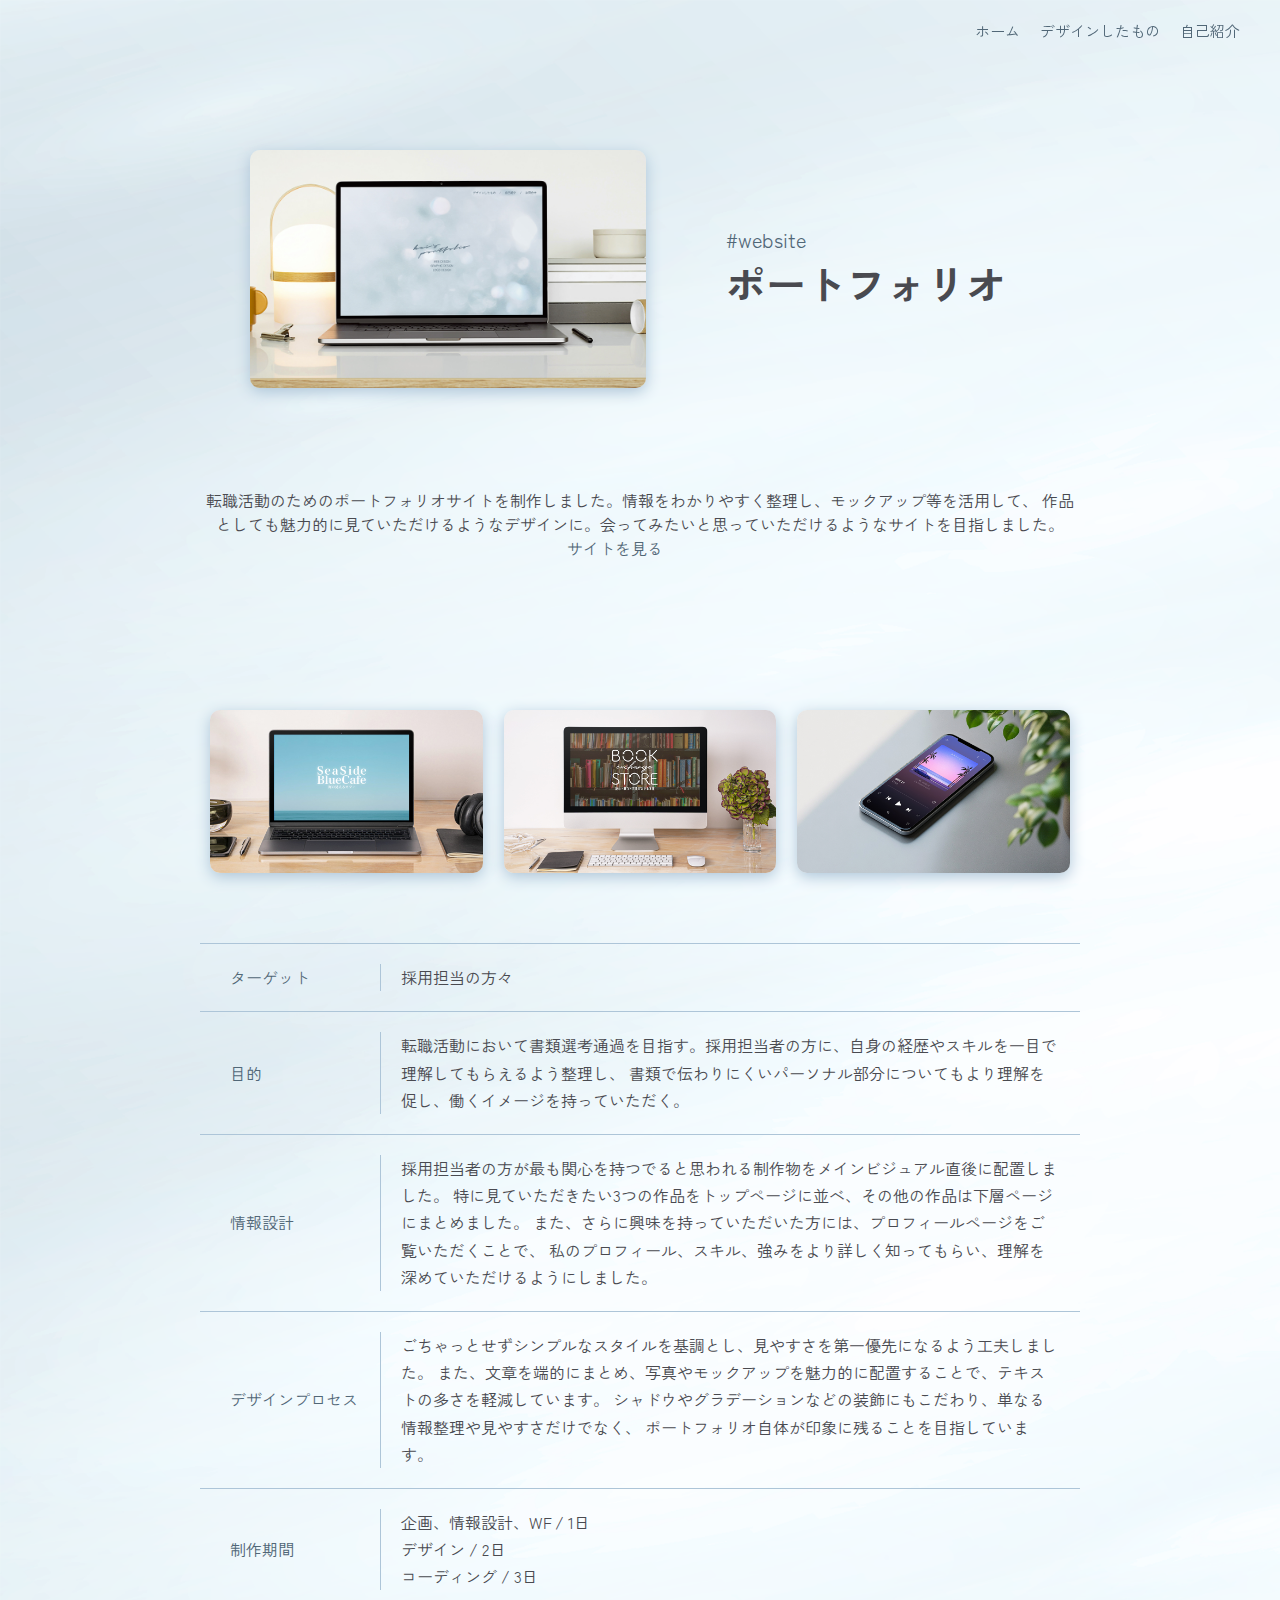
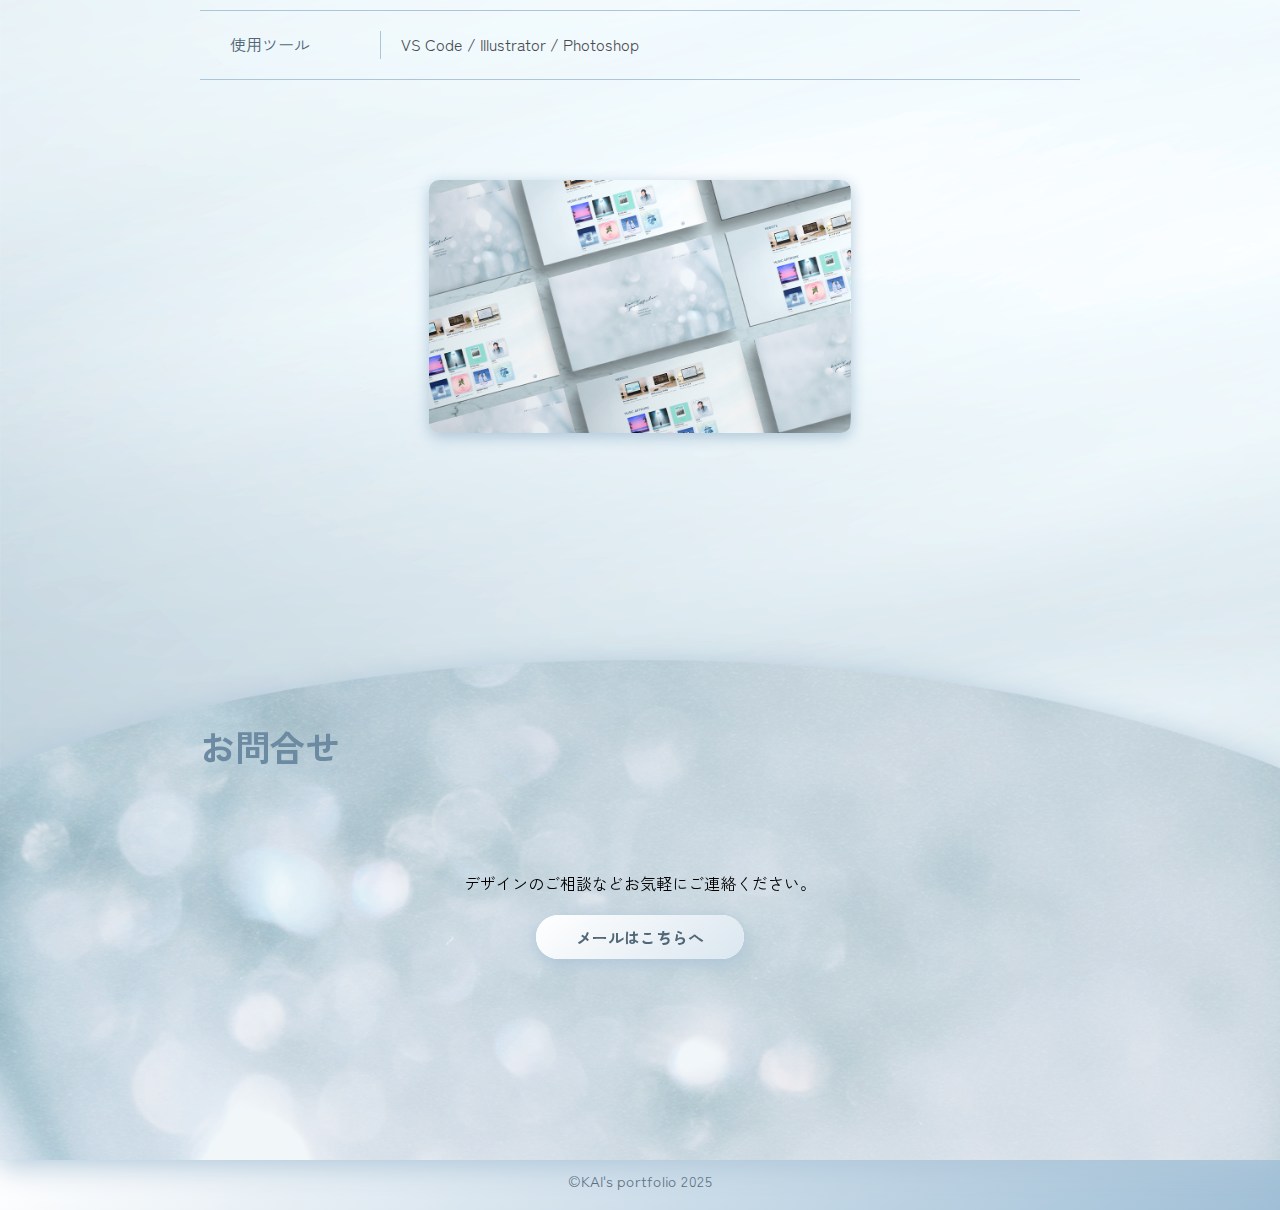
<file: portfolio.html>
<!DOCTYPE html>
<html lang="ja">
  <head>
    <meta charset="UTF-8" />
    <title>KAI's Portfolio</title>
    <meta name="description" content="webデザイン,グラフィックデザイン,web,グラフィック,portfolio,ポートフォリオ,kainakaya" />
    <meta name="keywords" content=“webデザイン,グラフィックデザイン,web,グラフィック,portfolio,ポートフォリオ,kainakaya”>
    <meta http-equiv="X-UA-Compatible" content="IE=edge">
    <meta name="viewport" content="width=device-width, initial-scale=1.0" />
    <title>KAI's Portfolio</title>

    <link rel="stylesheet" href="stylesheet.css">
    <link rel="stylesheet" href="weball.css">
    <link rel="stylesheet" href="responsive.css">

    <link rel="preconnect" href="https://fonts.googleapis.com">
    <link rel="preconnect" href="https://fonts.gstatic.com" crossorigin>
    <link href="https://fonts.googleapis.com/css2?family=Zen+Kaku+Gothic+New:wght@400;500;700&family=Zen+Maru+Gothic&display=swap" rel="stylesheet">

  </head>

  <body>
    <header>
        <div class="header-wrapper">
            <div class="header-container">
                <div class="header-right">
                    <ul>
                        <a href="index.html"><li>ホーム</li></a>
                        <a href="designall.html"><li>デザインしたもの</li></a>
                        <a href="about.html"><li>自己紹介</li></a>
                    </ul>
                </div>
            </div>
        </div>
    </header>
    <main>
        <div class="main-wrapper">
            <div class="main-container">

                <div class="weball-tops">
                    <div class="weball-top">
                        <div class="top-info">
                            <img src="image/top/top4.jpg">
                            <div class="web-text">
                                <p class="web-type">#website</p>
                                <h3 class="web-name">ポートフォリオ</h3>
                            </div>
                            
                        </div>
                    </div>
                    <div class="weball-info">
                    <p class="weball-caption">
                        転職活動のためのポートフォリオサイトを制作しました。情報をわかりやすく整理し、モックアップ等を活用して、 
                        作品としても魅力的に見ていただけるようなデザインに。会ってみたいと思っていただけるようなサイトを目指しました。
                    </p>
                    <a href="index.html" class="weball-site">サイトを見る</a>
                    </div>
                </div>

                <div class="weball-middle">
                    <div class="middle-images">
                        <div class="middle-image">
                            <img src="image/top/top1.jpg">
                            <img src="image/top/top2.jpg">
                            <img src="image/top/top3.jpg">
                        </div>
                    
                    </div>
                    <div class="middle-writing">
                       <div class="middle-writing-info">
                        <table>
                            <tbody>
                              <tr>
                                <td>ターゲット</td>
                                <td><span class="border">採用担当の方々</span></td>
                              </tr>
                              <tr>
                                <td>目的</td>
                                <td><span class="border">転職活動において書類選考通過を目指す。採用担当者の方に、自身の経歴やスキルを一目で理解してもらえるよう整理し、 
                                    書類で伝わりにくいパーソナル部分についてもより理解を促し、働くイメージを持っていただく。</span></td>
                              </tr>
                              <tr>
                                <td>情報設計</td>
                                <td><span class="border">採用担当者の方が最も関心を持つでると思われる制作物をメインビジュアル直後に配置しました。 特に見ていただきたい3つの作品をトップページに並べ、その他の作品は下層ページにまとめました。 
                                    また、さらに興味を持っていただいた方には、プロフィールページをご覧いただくことで、 私のプロフィール、スキル、強みをより詳しく知ってもらい、理解を深めていただけるようにしました。</span></td>
                              </tr>
                              <tr>
                                <td>デザインプロセス</td>
                                <td><span class="border">ごちゃっとせずシンプルなスタイルを基調とし、見やすさを第一優先になるよう工夫しました。 また、文章を端的にまとめ、写真やモックアップを魅力的に配置することで、テキストの多さを軽減しています。 
                                    シャドウやグラデーションなどの装飾にもこだわり、単なる情報整理や見やすさだけでなく、 ポートフォリオ自体が印象に残ることを目指しています。
                                </span></td>
                              </tr>
                              <tr>
                                <td>制作期間</td>
                                <td><span class="border">
                                    <p>
                                        企画、情報設計、WF &sol; 1日<br>
                                        デザイン &sol; 2日<br>
                                        コーディング &sol; 3日<br>
                                    </p>
                                </span></td>
                              </tr>
                              <tr>
                                <td>使用ツール</td>
                                <td><span class="border">
                                    VS Code &sol; Illustrator &sol; Photoshop
                                </span></td>
                              </tr>
                            </tbody>
                          </table>
                        </div>  
                    </div>
                </div>


                <div class="weball-last">
                    <div class="last-images">
                        <div class="last-image">
                            <img src="image/portfolio/portfolio.jpg"> 
                        </div>
                    </div>
                </div>
                
                
                <div class="section-contact">
                    <h2 class="caption" id="scroll-contact">お問合せ</h2>
                    <div class="contact-wrapper">
                        <div class="contact-container">
                            <p>デザインのご相談などお気軽にご連絡ください。</p>
                            <a href="mailto:kai.rar.0318&#64;gmail.com" class="btn contact">メールはこちらへ</a>
                        </div>
                    </div>
                </div>
            </div>
        </div>
        <button class="js-backToTop">&and;</button>
    </main>
    <footer>
        <div class="footer-wrapper">
            <div class="footer-container">
                <div class="footer-right">
                    <p> &copy;KAI's portfolio 2025</p>
                </div>
            </div>
        </div>
        
    </footer>

    <script type="text/javascript" src="scroll.js"></script>
  </body>


</html>
</file>
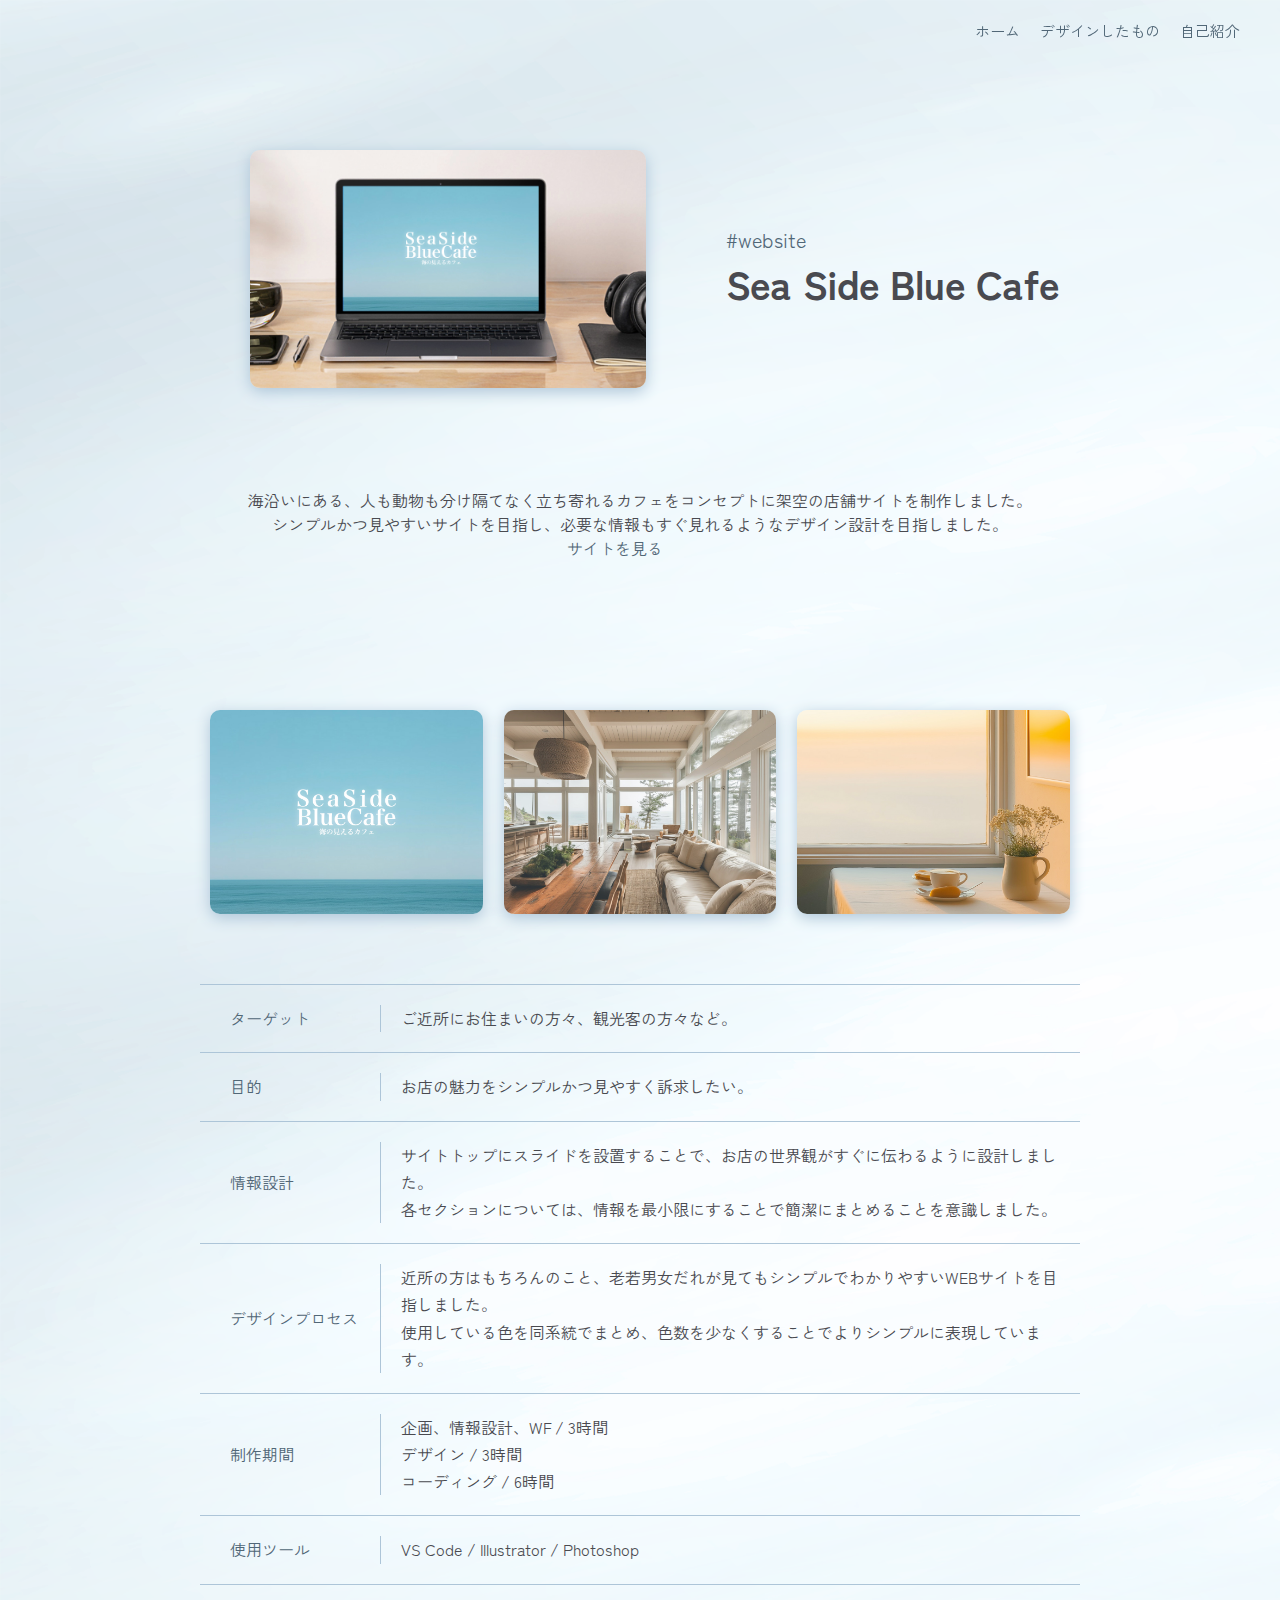
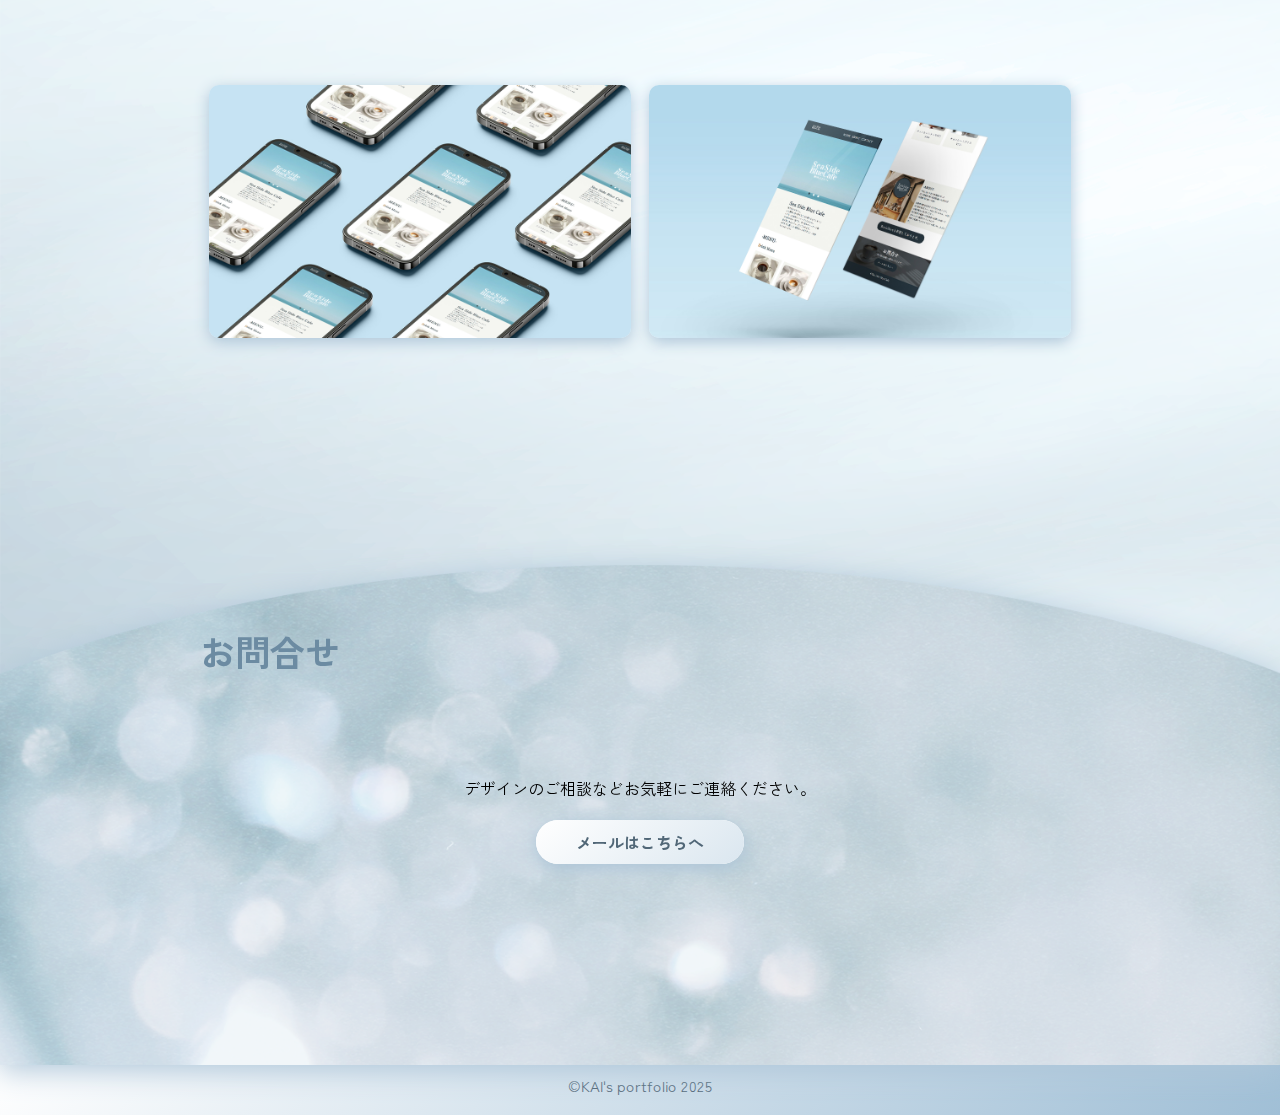
<file: shesidebluecafe.html>
<!DOCTYPE html>
<html lang="ja">
  <head>
    <meta charset="UTF-8" />
    <title>KAI's Portfolio</title>
    <meta name="description" content="webデザイン,グラフィックデザイン,web,グラフィック,portfolio,ポートフォリオ,kainakaya" />
    <meta name="keywords" content=“webデザイン,グラフィックデザイン,web,グラフィック,portfolio,ポートフォリオ,kainakaya”>
    <meta http-equiv="X-UA-Compatible" content="IE=edge">
    <meta name="viewport" content="width=device-width, initial-scale=1.0" />
    <title>KAI's Portfolio</title>

    <link rel="stylesheet" href="stylesheet.css">
    <link rel="stylesheet" href="weball.css">
    <link rel="stylesheet" href="responsive.css">

    <link rel="preconnect" href="https://fonts.googleapis.com">
    <link rel="preconnect" href="https://fonts.gstatic.com" crossorigin>
    <link href="https://fonts.googleapis.com/css2?family=Zen+Kaku+Gothic+New:wght@400;500;700&family=Zen+Maru+Gothic&display=swap" rel="stylesheet">

  </head>

  <body>
    <header>
        <div class="header-wrapper">
            <div class="header-container">
                <div class="header-right">
                    <ul>
                        <a href="index.html"><li>ホーム</li></a>
                        <a href="designall.html"><li>デザインしたもの</li></a>
                        <a href="about.html"><li>自己紹介</li></a>
                    </ul>
                </div>
            </div>
        </div>
    </header>
    <main>
        <div class="main-wrapper">
            <div class="main-container">

                <div class="weball-tops">
                    <div class="weball-top">
                        <div class="top-info">
                            <img src="image/top/top1.jpg">
                            <div class="web-text">
                                <p class="web-type">#website</p>
                                <h3 class="web-name">Sea Side Blue Cafe</h3>
                            </div>
                            
                        </div>
                    </div>
                    <div class="weball-info">
                    <p class="weball-caption">
                        海沿いにある、人も動物も分け隔てなく立ち寄れるカフェをコンセプトに架空の店舗サイトを制作しました。<br>
                        シンプルかつ見やすいサイトを目指し、必要な情報もすぐ見れるようなデザイン設計を目指しました。
                    </p>
                    <a href="https://kainakaya.com/seasidebluecafe.github.io/" class="weball-site">サイトを見る</a>
                    </div>
                </div>

                <div class="weball-middle">
                    <div class="middle-images">
                        <div class="middle-image">
                            <img src="image/seasidebluecafe/top1_res.jpg">
                            <img src="image/seasidebluecafe/top2_res.jpg">
                            <img src="image/seasidebluecafe/top3_res.jpg"> 
                        </div>
                    
                    </div>
                    <div class="middle-writing">
                       <div class="middle-writing-info">
                        <table>
                            <tbody>
                              <tr>
                                <td>ターゲット</td>
                                <td><span class="border">ご近所にお住まいの方々、観光客の方々など。</span></td>
                              </tr>
                              <tr>
                                <td>目的</td>
                                <td><span class="border">お店の魅力をシンプルかつ見やすく訴求したい。</span></td>
                              </tr>
                              <tr>
                                <td>情報設計</td>
                                <td><span class="border">サイトトップにスライドを設置することで、お店の世界観がすぐに伝わるように設計しました。<br>
                                    各セクションについては、情報を最小限にすることで簡潔にまとめることを意識しました。</span></td>
                              </tr>
                              <tr>
                                <td>デザインプロセス</td>
                                <td><span class="border">近所の方はもちろんのこと、老若男女だれが見てもシンプルでわかりやすいWEBサイトを目指しました。<br>
                                    使用している色を同系統でまとめ、色数を少なくすることでよりシンプルに表現しています。    
                                </span></td>
                              </tr>
                              <tr>
                                <td>制作期間</td>
                                <td><span class="border">
                                    <p>
                                        企画、情報設計、WF &sol; 3時間<br>
                                        デザイン &sol; 3時間<br>
                                        コーディング &sol; 6時間<br>
                                    </p>
                                </span></td>
                              </tr>
                              <tr>
                                <td>使用ツール</td>
                                <td><span class="border">
                                    VS Code &sol; Illustrator &sol; Photoshop
                                </span></td>
                              </tr>
                            </tbody>
                          </table>
                        </div>  
                    </div>
                </div>


                <div class="weball-last">
                    <div class="last-images">
                        <div class="last-image">
                            <img src="image/seasidebluecafe/ssbc_image1.jpg">
                            <img src="image/seasidebluecafe/ssbc_image2.jpg"> 
                        </div>
                    </div>
                </div>
                
                
                <div class="section-contact">
                    <h2 class="caption" id="scroll-contact">お問合せ</h2>
                    <div class="contact-wrapper">
                        <div class="contact-container">
                            <p>デザインのご相談などお気軽にご連絡ください。</p>
                            <a href="mailto:kai.rar.0318&#64;gmail.com" class="btn contact">メールはこちらへ</a>
                        </div>
                    </div>
                </div>
            </div>
        </div>
        <button class="js-backToTop">&and;</button>
    </main>
    <footer>
        <div class="footer-wrapper">
            <div class="footer-container">
                <div class="footer-right">
                    <p> &copy;KAI's portfolio 2025</p>
                </div>
            </div>
        </div>
        
    </footer>

    <script type="text/javascript" src="scroll.js"></script>
  </body>


</html>
</file>
<file: stylesheet.css>
*{
    margin:0;
    padding:0;
}
html {
    scroll-behavior: smooth;
    scroll-padding-top: 50px;
}
body{
    background-image: url(image/top/background.png);
    font-family: "Zen Kaku Gothic New";
    background-size: cover;
}
footer{
    width: 100%;
    color: #fff;
}
img{
    pointer-events: none;
}
/*header*/
.header-wrapper{
    padding: 0px 40px; 
    position: fixed;
    top:0;
    z-index: 10;
    width:100%;
}
.header-right{
    padding-top:10px;
    padding-right: 80px;
    font-size:15px;
    float: right;
}
.header-right li{
    float: left;
    text-decoration: none;
    list-style: none;
    padding:10px 0px 0px 20px;
    font-size:15px;
}
/*top*/
.section-top{
    background-image: url(image/top/topimage.jpg);
    box-shadow: 0 4px 20px 0 #adc5d8;   
    background-size: cover; 
    height: 680px;
    text-align: center;
}
.section-top img{
    width: 300px; 
    padding-top: 300px;
}
.section-top p{
    font-size: 15px;
    color: #516777;
}
/*design*/
.section-design{
    padding:40px 200px;
    text-align: center;
}
/*design-right*/
.design-right{
    display: flex;
    justify-content: center;
    align-items: center;
    margin: 100px 0; 
}
.design-right:nth-child(odd) {
    flex-direction: row-reverse;
  }
.image-right{
    width: 80%;
    box-sizing: border-box;
    margin-left: 70px;
    box-shadow: 0 4px 15px 0 #adc5d8;
    border-radius: 10px;
}
.design-text-right{
    margin-left: 50px;
    width: 55%;
    box-sizing: border-box;
    text-align: left;
    color: rgb(73, 74, 80);
}
.design-text-right h3{
    font-size: 28px;
}
/*design-left*/
.design{
    display: flex;
    justify-content: center;
    align-items: center;
    margin: 100px 0; 
}
.design img{
    width: 80%;
    box-sizing: border-box;
    margin-right: 70px;
    box-shadow: 0 4px 15px 0 #adc5d8;
    border-radius: 10px;
}
.design-type{
    color: #516777;
}
.design-text{
    margin-right: 50px;
    width: 55%;
    box-sizing: border-box;
    text-align: left;
    color: rgb(73, 74, 80);
}
.design-text h3{
    font-size: 28px;
}
.detail{
    font-size:15px;
}
.direction{
    color: rgb(149, 149, 149); 
}
.design-link{
    font-size: 13px; 
    float: right;
    padding-right: 20px;
} 
.design-all{
    padding: 10px 40px; 
    border-radius: 50px;    
    background-color:white ;
    color: #6c8ba2;
    text-decoration: none;
    font-size:20px; 
    border: none;
}  

/*共通*/
.caption{
    font-size: 35px;    
    margin: 100px 0px;   
    color: #6c8ba2;
    text-align: left;
    font-style: bold;
}
/*about*/
.section-about{
    padding:40px 200px;
    text-align: center;
}
.about-container{
    display: flex;
}
.about-text{
    color:rgb(73, 74, 80);
    width: 70%;
    padding-top: 50px;
    font-size:15px; 
    text-align: left;
}
.about-text h2{
    font-size:30px;     
    padding-bottom: 20px;   
}
.text-adjustment{
    font-size: 20px;   
    font-weight: bold;   
}
.about-wrapper img{
    width: 30%;
    margin-bottom: 100px;
    filter:drop-shadow(3px 5px 15px #adc5d8);
}
.about-all{
    padding: 10px 40px; 
    border-radius: 50px;    
    background-color:white ;
    color: #6c8ba2;
    text-decoration: none;
    font-size:20px; 
    border:none;
}   
/*contact*/
.section-contact{
    padding:40px 200px;
    background-image: url(image/top/footer.png); 
    filter:drop-shadow(-1px 5px 15px #adc5d8);
    background-size: cover;
    height: 500px;  
}
.contact-wrapper{
    text-align: center;
}
.contact-container a{
    padding: 10px 40px; 
    border-radius: 50px;    
    background-color:white ;
    color: #6c8ba2;
    text-decoration: none;
    font-size:16px; 
}
.contact-container p{
    margin-bottom: 30px; 
}
/*footer*/
.footer-wrapper{
    height: 50px;
    background-image: linear-gradient(320deg, #a0bfd6 0%, #ffffff 100%);
}
.footer-right p{
    padding: 10px;
    font-size:15px;
    text-align: center;
    color:#516777;
}

/*すべてみる　詳しく見る　メール*/
.btn {
    background-image: linear-gradient(320deg, #a0bfd6 0%, #ffffff 100%);
    box-shadow: 0 4px 15px 0 #adc5d8;
  }
  .btn {
    width: 200px;
    font-size: 16px;
    font-weight: 600;
    color: #6c8ba2;
    cursor: pointer;
    margin: 20px;
    height: 55px;
    text-align:center;
    border: none;
    background-size: 300% 100%;
    border-radius: 50px;
    -o-transition: all .4s ease-in-out;
    -webkit-transition: all .4s ease-in-out;
    transition: all .4s ease-in-out;
}
.btn:hover {
    background-position: 100% 0;
    -o-transition: all .4s ease-in-out;
    -webkit-transition: all .4s ease-in-out;
    transition: all .4s ease-in-out;
    color:white;
}
.btn:focus {
    outline: none;
}
/*上に戻るボタン*/
button{
    position: fixed;
    display: flex;
    align-items: center;
    justify-content: center;
    right: 20px;
    bottom: 100px; 
    width: 45px;
    height: 45px;
    font-size: 20px;
    color: #6c8ba2;
    background-image: linear-gradient(320deg, #a0bfd6 0%, #ffffff 100%);
    border: none;
    border-radius: 50%;
    cursor: pointer;
    visibility: hidden;
    transition: .3s;
  }
  /* クラス付与時の指定 */
  .is-active{
    opacity: 1;
    visibility: visible;
  }

  
  /*スクロールダウン*/
.scroll_down {
  position: relative;
  width: 100%;
  height: 10px;
  background-position: 50% 50%;
  background-repeat: no-repeat;
  background-size: cover;
}

.scroll_down:after {
  content: '';
  position: absolute;
  bottom: 0;
  left: 0;
  width: 100%;
  height: 100%; 
  background: linear-gradient(180deg,rgba(#516777, 0) 0, rgba(#516777, .8) 80%, rgba(#516777, .8) 100%);
  }

.scroll_down a {
  display: inline-block;
  position: absolute;
  right: 0;
  bottom: 0;
  left: 0;
  z-index: 2;
  width: 13px;
  padding: 10px 10px 85px;  
  color: #516777;
  font-size: 12px; 
  line-height: 1;
  letter-spacing: .2em;
  text-transform: uppercase;
  text-decoration: none;
  writing-mode: vertical-lr;
  transition: .2s;
  overflow: hidden;
  margin: auto;
}

.scroll_down a:before {
  content: '';
  position: absolute;
  bottom: 0;
  left: 50%;
  width: 1px;
  height: 80px;
  background: #ddd;
}

.scroll_down a:after {
  content: '';
  position: absolute;
  bottom: 0;
  left: 50%;
  width: 1px; 
  height: 80px;
  background: #516777;
}

.scroll_down a:hover {
  opacity: .5;
}

#type01 a:after {
  animation: sdl01 1.5s cubic-bezier(1, 0, 0, 1) infinite;
}

@keyframes sdl01 {
  0% {
    transform: scale(1, 0);
    transform-origin: 0 0;
  }
  50% {
    transform: scale(1, 1);
    transform-origin: 0 0;
  }
  50.1% {
    transform: scale(1, 1);
    transform-origin: 0 100%;
  }
  100% {
    transform: scale(1, 0);
    transform-origin: 0 100%;
  }
}
/*aリンク*/
a{ text-decoration:none;
    color:#516777;  
}
a:hover {
    color:#ff7b2e;
}
a:link {
    color:#516777;  
}
a:active {
    color:#ffaa00; 
}

/*sweiper-toleft*/
.about-slide{
    color:#516777; 
    font-size: 18px;
    margin: 50px 0 5px 0;    
    text-align: center;
}
.loop-slide {
    overflow: hidden;
}
.loop-slide > div {
    display: flex;
    animation: slide-to-left 30s linear infinite;
}
.loop-slide > div > * {
    min-width: calc(100% / 6);
} 
@keyframes slide-to-left {
    100% { transform: translateX(-100%) }
}   
.loop-slide img{
    width: 100%;
    margin: 25px 20px;   
    box-shadow: 0 4px 15px 0 #adc5d8;
    border-radius: 10px;
}
/*sweiper-toright*/
.loop-slide-reverse {
    overflow: hidden;
}
.loop-slide-reverse > div {
    display: flex;
    animation: slide-to-left 30s linear infinite reverse;
} 
.loop-slide-reverse > div > * {
    min-width: calc(100% / 6);
} 
@keyframes loop-slide-reverse {
    100% { transform: translateX(-100%) }
}   
.loop-slide-reverse img{
    width: 100%;
    margin: 25px 20px;   
    box-shadow: 0 4px 15px 0 #adc5d8;
    border-radius: 10px; 
}
</file>
<file: responsive.css>
/* パソコン向けレイアウト */
@media (max-width: 1200px) {
   
}

/* タブレット向けレイアウト */
@media (max-width: 1000px) {
   
  }
  
  /* スマホ向けレイアウト */
  @media (max-width:670px) {
    /*共通*/
    .caption{
    font-size: 25px;   
    margin: 30px 0px;   
    }
    /* header */
    .header-right li{
        font-size: 13px;
        float: left;
    }
     /* top */
     .section-top{
        height: 750px;      
        width: 100%; 
    }
    .section-top img{
        width: 200px;  
        padding-top: 300px;
    }
    .section-top p{
        font-size: 10px;    
    }
    /* design */
    .section-design{
        padding:20px 20px; 
        text-align: center;
    }
    .designs{
        max-width: 700px;
        text-align: center;
        margin-bottom:50px;
    }
    /*design-left*/

    .design{
    display: flex;
    flex-direction: column; 
    }
    .design img{
    width: 90%;      
    margin:0px 20px;
    }
    .design-text{
    width: 100%;
    padding-left: 30px; 
    }
    .design-text h3{
    font-size: 30px;
    }
    .detail{
    font-size:15px;
    margin-top: -20px;
    }
    .design-link{
    font-size: 13px;
    margin-top: -20px;
    float: left;
    } 
    .design-type{
    font-size: 15px; 
    }

    /*design-right*/
    .design-right{
    display: flex;
    flex-direction: column; 
    }
    .design-right:nth-child(odd) {
    flex-direction:column;
    }
    .image-right{
    width:90%;   
    box-sizing: border-box;
    float: left;
    margin:0px 20px;
    }
    .design-text-right{
    width: 100%;
    box-sizing: border-box;
    text-align: left;
    float: left;
    margin-right: 30px;
    }
    .design-text-right h3{
    font-size: 30px;
    }

    /* about */
    .section-about{
        padding:20px 20px;
        text-align: center;
    }
    .about-container{
        display: flex;
        flex-direction: column; 
    }
    .about-text{
        width: 100%;
        font-size:12px; 
    }
    .about-text h2{
        font-size:25px;     
        padding-bottom: 10px;   
    }
    .text-adjustment{
        font-size: 15px;     
    }

    .about-wrapper img{
        width: 50%;
        margin:20px 0px 50px 90px;
    }
    .about-all{
        padding: 10px 40px; 
        border-radius: 50px;    
        background-color:white ;
        color: #6c8ba2;
        text-decoration: none;
        font-size:20px; 
    }   
    /* contact */
    .section-contact{
        padding:20px 20px;
        height: 300px;  
        background-position:center;
    }
    .contact-container a{
        padding: 10px 40px; 
        border-radius: 50px;    
        font-size:16px; 
    }
    .contact-container p{
        margin-bottom: 30px; 
    }
    /*footer*/
    .footer-wrapper{
        padding:20px 20px;
        height: 40px
    }
    /*//about.html//*/
    .aboutall-tops{
        padding:20px 20px;
        text-align: center;
    } 
    .aboutall-top{
        max-width: 700px;
    }
    .top-about{
        display: flex;
        flex-direction:column;
    }   
    .aboutimage{
        width: 50%;
        margin:40px 0px 0px 0px;
    }
    .about-text{
        padding:5px;  
        width:100%; 
        box-sizing: border-box;
        text-align: left;
        color: rgb(73, 74, 80);
    }
    .about-text h3{
        font-size:30px;
    }
    .about-text h4{
        font-size: 8px; 
    }
    .about-text p{
        font-size: 15px;
    }
    .about-infos{
        padding:20px 20px;  
        text-align: center;
    }
    /*about skill*/
    .design-caption{
        font-size: 25px;    
        margin: -10px 0px; 
    }
    .about-skills{
        max-width: 700px;
    }
    .about-skill{
        display: flex;
        flex-direction:column;
    }   
    .about-skill img{
        width: 100%;
        padding: 10px;
    }
    .about-skill p{
        width: 100%;
        color: rgb(73, 74, 80);
        text-align: left;
        padding-top: 5px;
        font-size: 12px;
    }
    .about-writing{
        padding:10px 10px;
        text-align: center;
    }
    table td:first-child {
        font-size: 14px;
    }
    table td:last-child {
      font-size: 14px;
    }
    /*//book.html//*/
    .weball-tops{
        padding:60px 20px;
    } 
    .weball-top{
        max-width: 700px;
        margin-bottom:50px;
    }
    .top-info{
        display: flex;
        flex-direction:column;
    }
    .top-info img{
        width: 100%;
        border-radius: 10px;
        margin: 0 20px;
    }
    .web-text{
        width: 100%;
        text-align: left;
    }
    .web-text h3{
        font-size:30px;
    }
    .web-text p{
        font-size: 13px;
        text-align: left;
    }
    .weball-info{
        margin-top: -40px;  
        text-align: left;
    }
    .weball-caption{
        font-size: 13px;
    }
    .weball-site{
        margin-top: -20px;
        float: left;
    }
    /*middle*/
    .middle-images{
        max-width: 700px;
        margin-bottom:30px;
        padding:0px 20px 00px 20px;  
        text-align: center;
    }
    .middle-image{
        justify-content: space-around;
    }
    .middle-image img{
        width: 31%; 
        box-shadow: 0 4px 15px 0 #adc5d8;
        border-radius: 10px;
    }
    .middle-writing{
        max-width: 700px;
        padding:0px 20px ;
        text-align: center;
    }
    /*last*/
    .weball-last{
        max-width: 700px;
        margin-bottom: 250px; 
        margin-top: -30px; 
        padding:0px 20px;  
        text-align: center;
    }
    .last-images{
        max-width: 700px;
    }
    /*//designall.html//*/
    .website-all-container{
        padding:20px 20px;
    }
    .website-area{
        display: flex;
        flex-direction:column;
    }
    .websits{
        box-sizing: border-box;
        margin-bottom: 20px;    
    }
    .website img{
        width: 95%; 
    }
    
    .ma-all-container{
        padding:20px 20px;
    }
    .ma-area{
        display: flex;
        flex-wrap: wrap;
    }
    .mas{
        box-sizing: border-box;
        width: 50%; 
    }
    .ma img{
        width: 90%;
    }
    
    .logo-all-container{
        padding:20px 20px;
    }
    .logo-area{
        display: flex;
        flex-wrap: wrap;
    }
    .logos{
        box-sizing: border-box;
        width: 50%; 
    }
    .logo img{
        width: 90%;
    }
    .section-title{
        font-size: 20px;     
        color: #6c8ba2;
        text-align: left;
        font-style: bold;
        padding: 10px 0;
    }
    .website-all-title{
        padding:50px 20px;
    }
    .section-title-top{
        font-size: 20px; 
        color: #6c8ba2;
        text-align: left;
        font-style: bold;
        padding-top: 50px;  
    }
    .design-name{   
        font-size: 14px;    
        color:rgb(73, 74, 80);
        text-align: left;
        padding-left:10px;
    }
    .design-tool{
        color: rgb(149, 149, 149); 
        text-align: left;
        padding-left:10px;
        padding-bottom: 13px;
    }
    .design-info{
        color: rgb(149, 149, 149); 
        text-align: left;
        padding: 20px 10px;
    }
    
    /*共通*/
    .design-caption{
        font-size: 30px;   
        padding: 30px 20px;
        color: #6c8ba2;
        text-align: left;
        font-style: bold;
    }
    .bold{
        font-size: 28px;
    }
    .design-color{
        color: rgb(255, 120, 58);
    }
/*sweiper-toleft*/
.about-slide{
    font-size: 14px;
}
.loop-slide img{
    width: 100%;
    margin: 10px 10px;     
}
.loop-slide > div > * {
    min-width: calc(150% / 6);
} 
/*sweiper-toright*/

.loop-slide-reverse img{
    width: 100%;
    margin: 10px 10px;   
}
.loop-slide-reverse > div > * {
    min-width: calc(150% / 6);
} 
    
}
</file>
<file: weball.css>
/*top*/
.weball-tops{
    padding:150px 200px;
    text-align: center;
} 
.weball-top{
    max-width: 1000px;
    margin-bottom:100px;
}
.top-info{
    display: flex;
    justify-content: center;
    align-items: center;
}
.top-info img{
    width: 45%;
    box-sizing: border-box;
    margin-right: 80px;
    margin-left: 50px; 
    box-shadow: 0 4px 15px 0 #adc5d8;
    border-radius: 10px;
    float: left;
}
.web-text{
    width: 55%;
    box-sizing: border-box;
    text-align: left;
    color: rgb(73, 74, 80);
}
.web-text h3{
    font-size:40px;
}
.web-text p{
    font-size: 20px;
    color: #516777;
}
.weball-info{
    text-align: center;
}
.weball-caption{
    float: center;
    color: rgb(73, 74, 80);
}
.weball-site{
    padding:30px 50px 0px 0px ;  

}
/*middle*/
.middle-images{
    max-width: 1000px;
    margin-bottom:100px;
    padding:0px 200px 100px 200px;  
    text-align: center;
}
.middle-image{
    display: flex;
    float: left;
    box-sizing: border-box;
    margin-bottom: 70px;
    justify-content: space-around;
}
.middle-image img{
    width: 31%; 
    box-shadow: 0 4px 15px 0 #adc5d8;
    border-radius: 10px;
}
.middle-writing{
    max-width: 1000px;
    padding:0px 200px ;
    text-align: center;
}


/*table*/
table {
    margin:50px auto;
    border-collapse: collapse;
    line-height:1.7;
  }
  
table td {
    border-top: 1px solid #adc5d8;
    border-bottom: 1px solid #adc5d8;
  }
  
  /* 見出し */
table td:first-child {
      text-align: center;
      padding: 20px 0px 20px 30px;
      font-size: 16px;
      color: #516777;
      text-align: left;
      width: 130px; 
  }
  
  /* 内容 */
table td:last-child {
    padding: 20px;
    border-bottom: 1px solid #adc5d8;
    font-size: 16px;
    color: rgb(73, 74, 80);
    text-align: left;
  }
  
.border {
      border-left: 1px solid #adc5d8;
      padding-left: 20px;   
      display: block;
  }


/*last*/
.weball-last{
    max-width: 1000px;
    margin-bottom:500px;
    padding:0px 200px;  
    text-align: center;
}
.last-images{
    margin-bottom: 100px;
    max-width: 1000px;
}
.last-image{
    display: flex;
    float: left;
    box-sizing: border-box;
    margin-bottom: 70px;
    justify-content: space-around;
}
.last-image img{
    width: 48%;
    box-shadow: 0 4px 15px 0 #adc5d8;
    border-radius: 10px;
}
/*about*/
.aboutall-tops{
    padding:150px 200px 0px 200px;
    text-align: center;
} 
.aboutall-top{
    max-width: 1000px;
}
.top-about{
    display: flex;
    justify-content: center;
    align-items: center;
}   
.aboutimage{
    filter:drop-shadow(-1px 5px 15px #adc5d8);
    width: 30%;
    box-sizing: border-box;
    float: left;
    padding:30px 30px;
}
.about-text{
    width: 70%; 
    box-sizing: border-box;
    text-align: left;
    color: rgb(73, 74, 80);
}
.about-text h3{
    font-size:40px;
}
.about-text h4{
    font-size: 15px; 
}
.about-text p{
    font-size: 20px;
    color: #516777;
}
.about-infos{
    padding:40px 200px;
    text-align: center;
}
/*skill*/
.design-caption{
    font-size: 25px;    
    margin: 30px 0px; 
    color: #6c8ba2;
    text-align: left;
    font-style: bold;
}
.about-skills{
    max-width: 1000px;
}
.about-skill{
    display: flex;
    justify-content: center;
    align-items: center;
}   
.about-skill img{
    width: 35%;
}
.about-skill p{
    width: 65%;
    color: rgb(73, 74, 80);
    text-align: left;
    
}
.about-writing{
    padding:40px 200px;
    text-align: center;
}
/*desinall*/
.website-all-container{
    padding:40px 200px;
    text-align: center;
}
.website-area{
    display: flex;
    justify-content: space-around;
}
.websits{
    box-sizing: border-box;
    margin-bottom: 10px;
}
.website img{
    width: 300px;
    box-shadow: 0 4px 15px 0 #adc5d8;
    border-radius: 5px; 
}

.ma-all-container{
    padding:40px 200px;
    text-align: center;
}
.ma-area{
    display: flex;
    justify-content: space-around;
}
.mas{
    box-sizing: border-box;
    margin-bottom: 15px;
}
.ma img{
    width: 200px;
    box-shadow: 0 4px 15px 0 #adc5d8;
    border-radius: 5px;
}


.logo-all-container{
    padding:40px 200px;
    text-align: center;
}
.logo-area{
    display: flex;
    justify-content: space-around;
}
.logos{
    display: flex;
    justify-content: space-around;
}
.logo img{
    width: 200px; 
    box-shadow: 0 4px 15px 0 #adc5d8;
    border-radius: 5px;
}


.section-title{
    font-size: 35px;     
    color: #6c8ba2;
    text-align: left;
    font-style: bold;
    padding: 10px 0;
}

.website-all-title{
    padding:80px 200px;
}
.top-color{
    color: #f3a32a;
}
.section-title-top{
    font-size: 35px; 
    color: #6c8ba2;
    text-align: left;
    font-style: bold;
    padding-top: 50px;  
}
.design-name{   
    font-size: 18px;    
    color:rgb(73, 74, 80);
    text-align: left;
}
.design-tool{
    color: rgb(149, 149, 149); 
    text-align: left;
}
.design-info{
    color: rgb(149, 149, 149); 
    text-align: left;
    padding: 20px 0;
}
</file>
